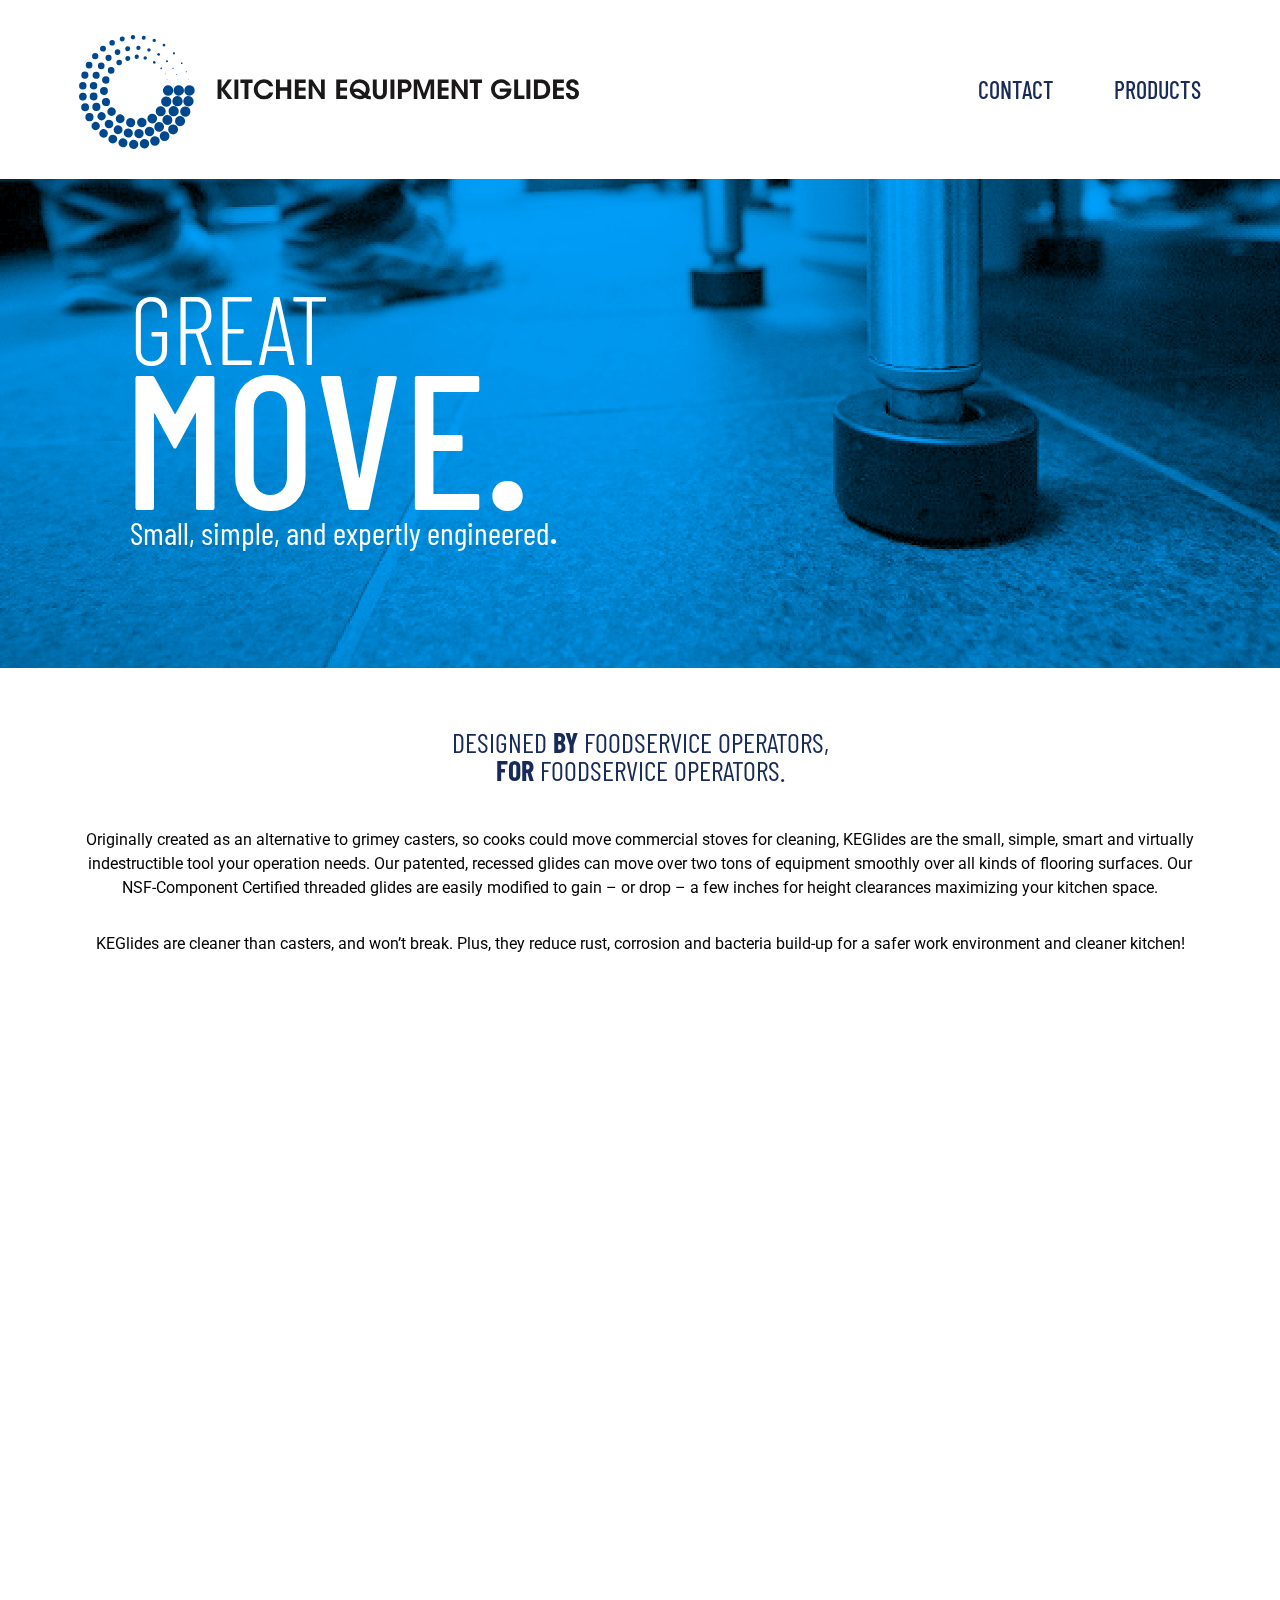
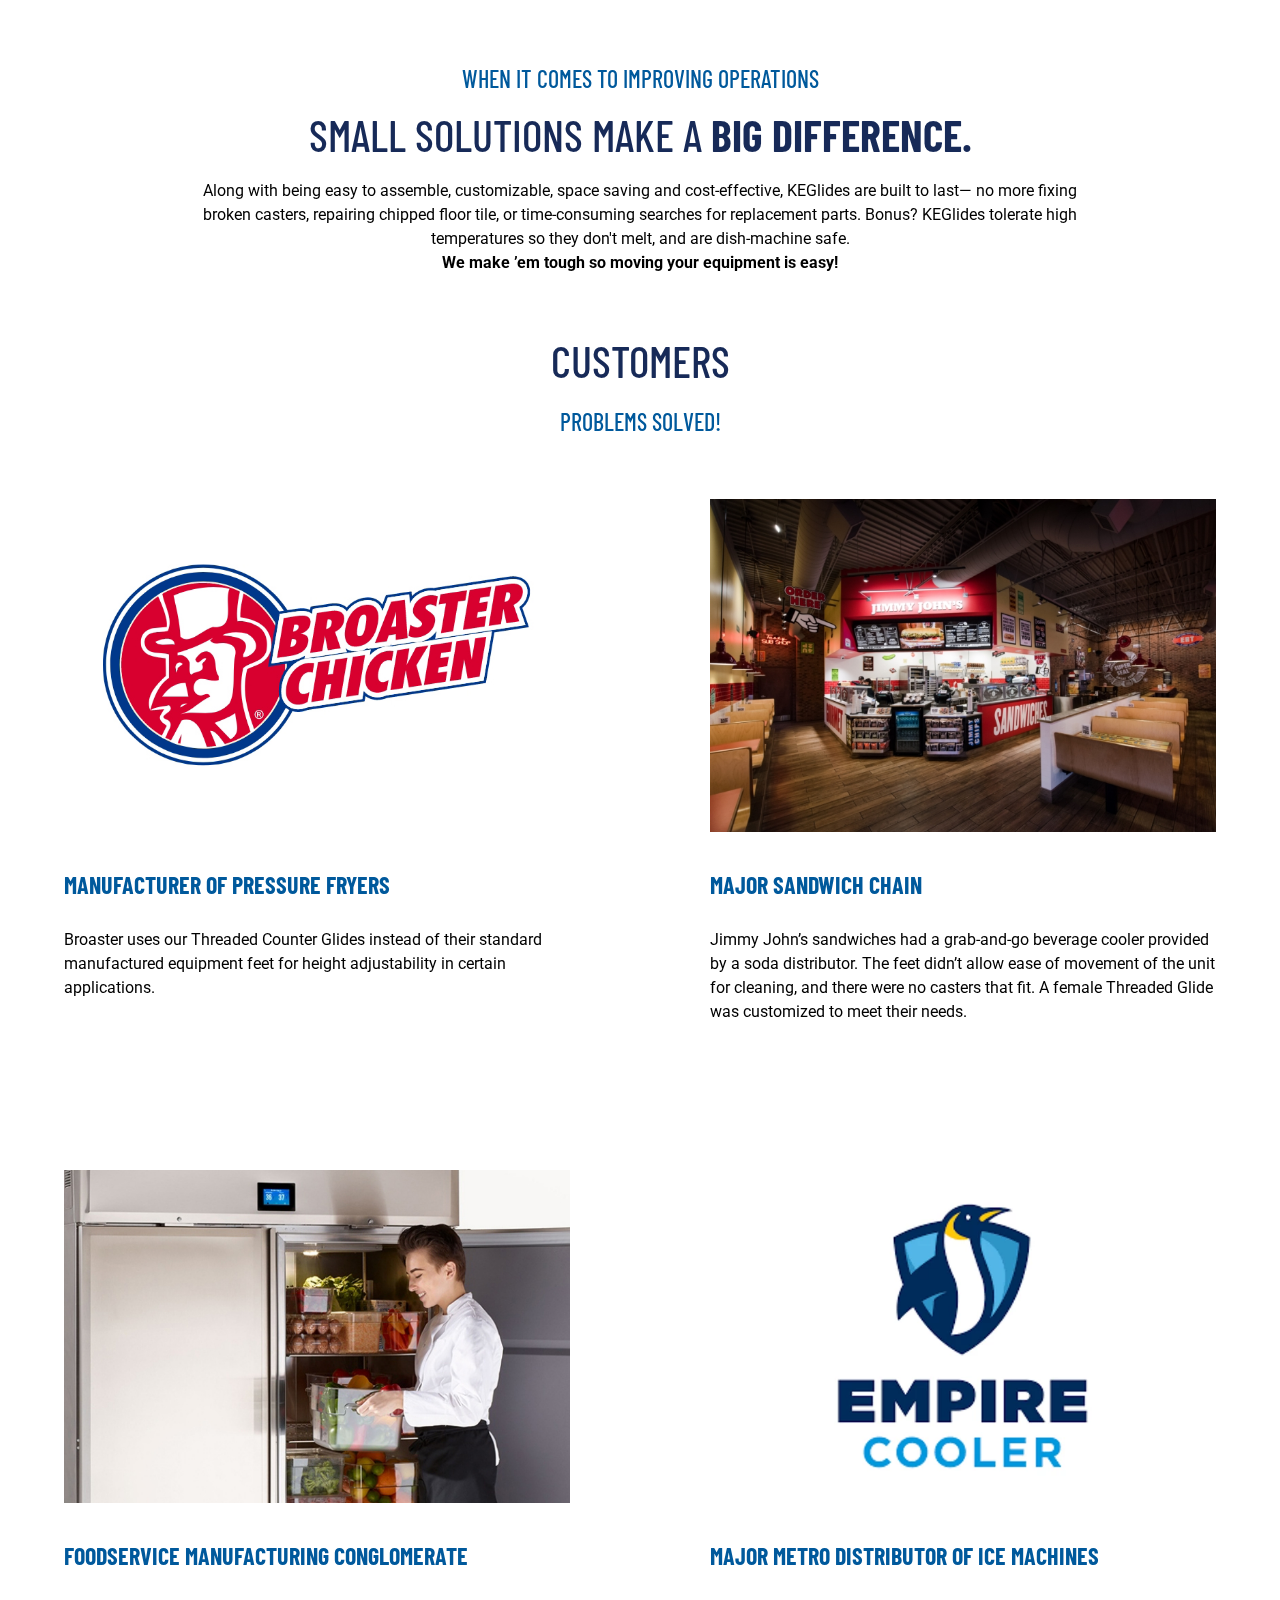
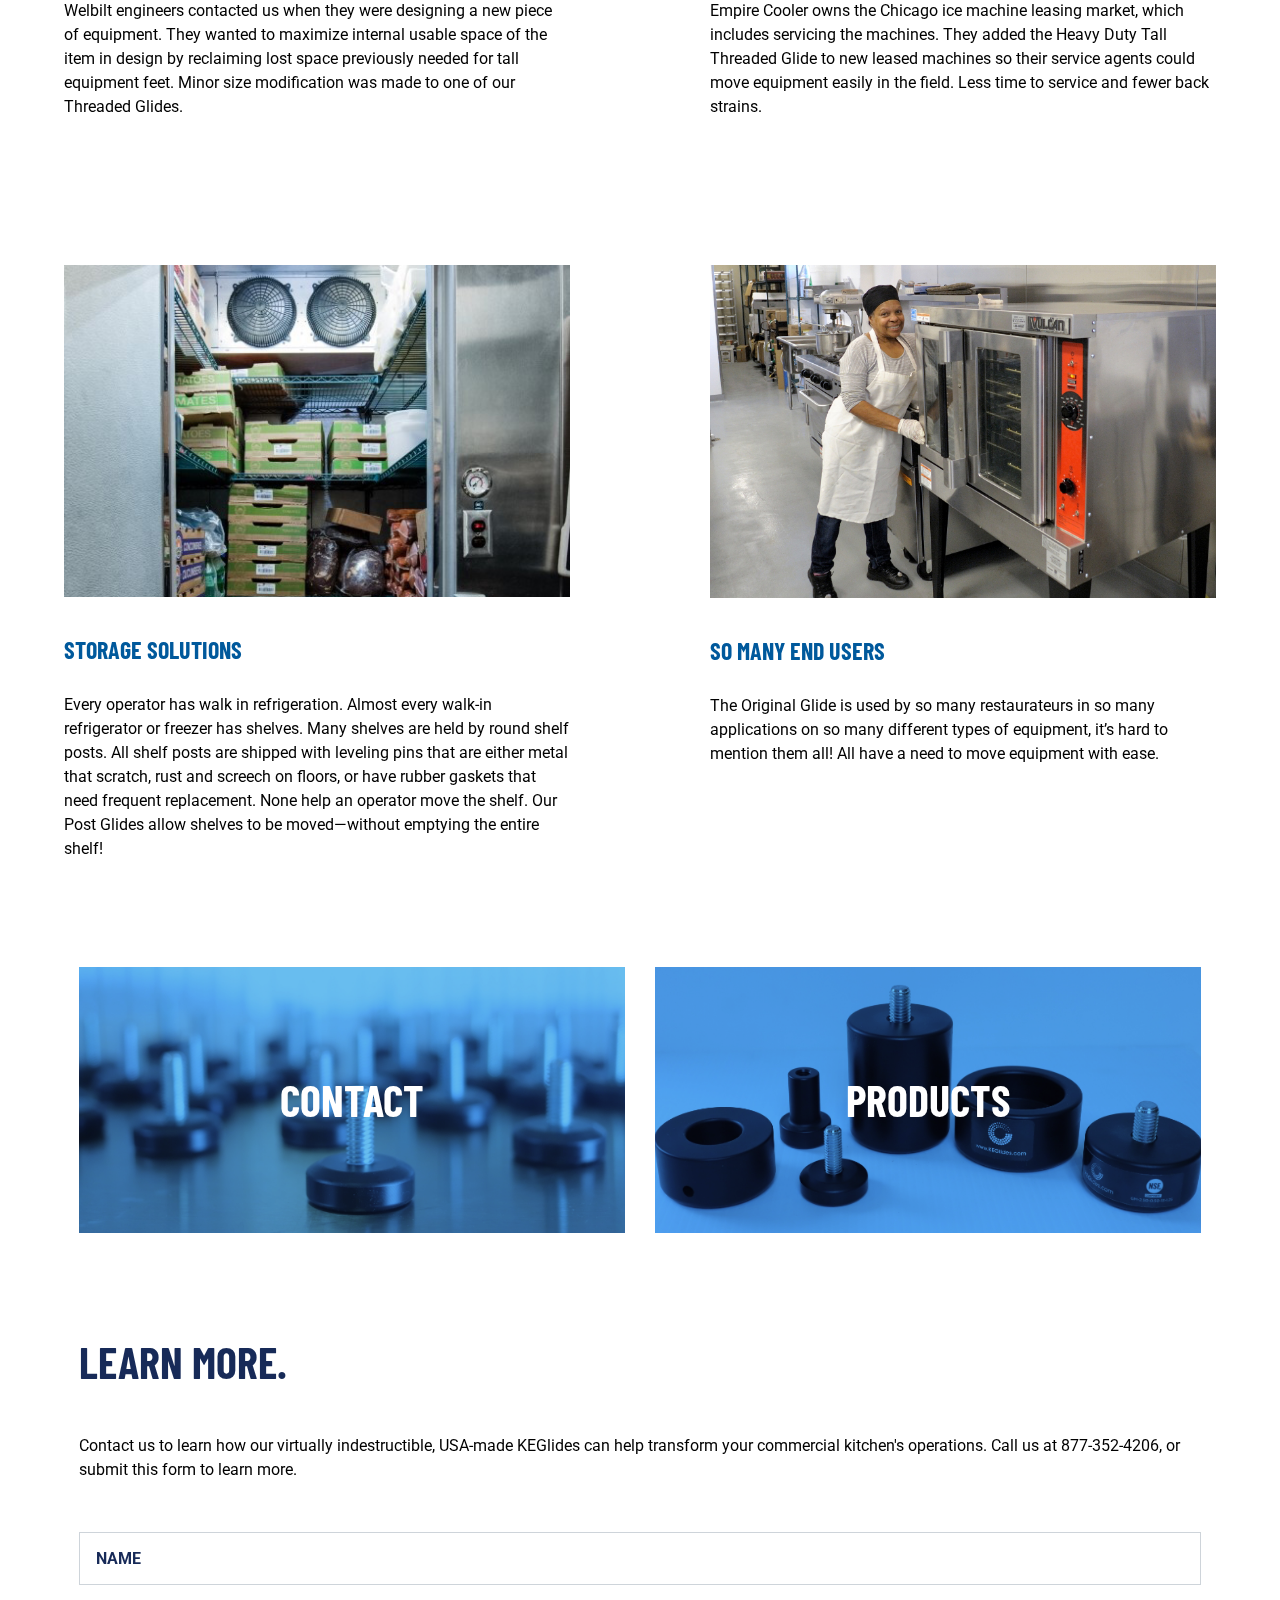
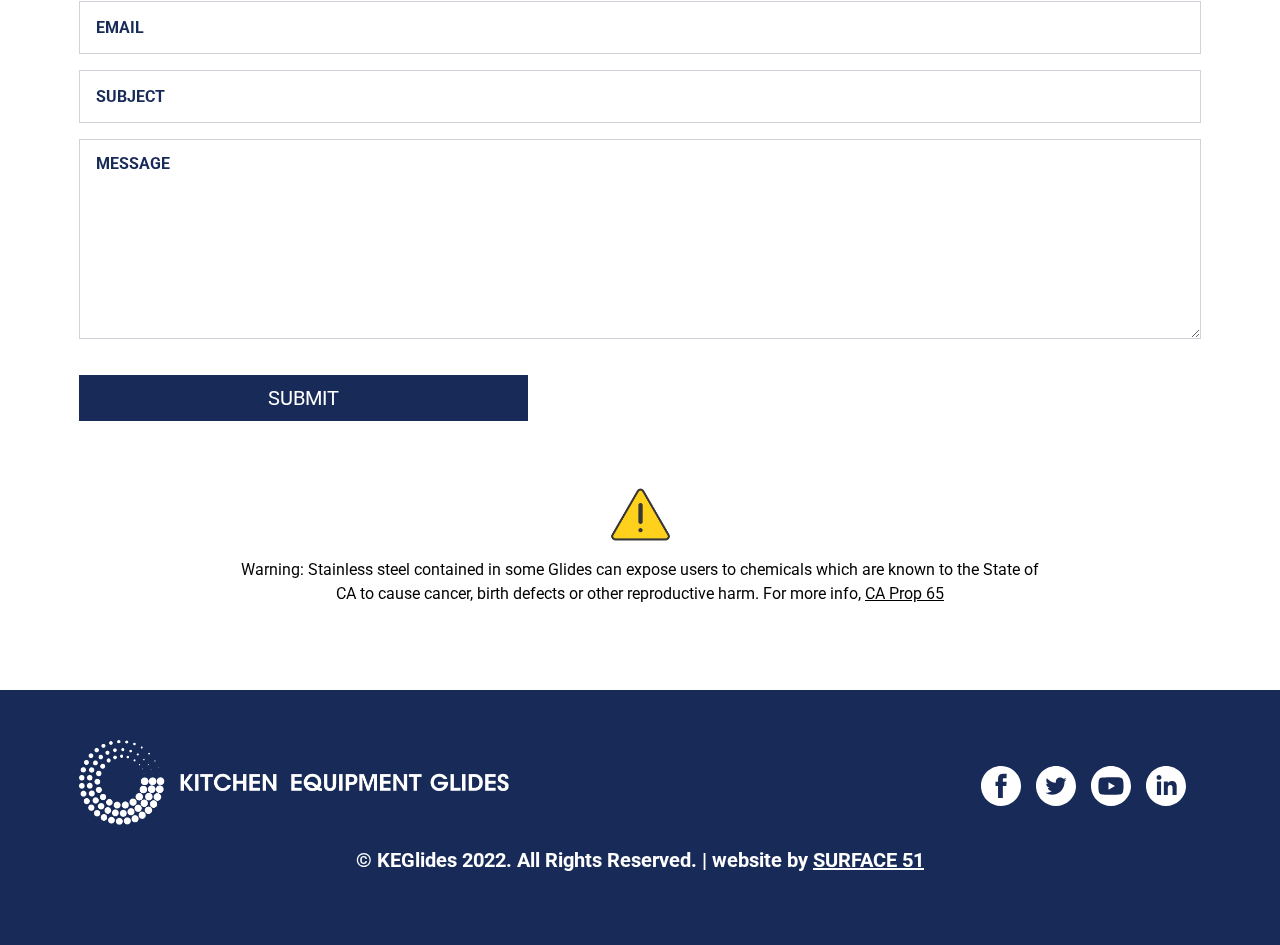
<file: index.html>
<!DOCTYPE html>
<html lang="en">

	<head>
		<meta charset="UTF-8">
		<meta http-equiv="X-UA-Compatible" content="IE=edge">
		<meta name="viewport" content="width=device-width, initial-scale=1.0">
		<title>KE Glides</title>
		<meta name="description" content="KE Glides">
		<link
		href="https://unpkg.com/aos@2.3.1/dist/aos.css" rel="stylesheet">

		<!-- <link rel="stylesheet" href="https://use.typekit.net/tod0suj.css"> -->
		<link rel="shortcut icon" href="favicon.png.webp" type="image/x-icon">
		<link rel="preconnect" href="https://fonts.googleapis.com">
		<link rel="preconnect" href="https://fonts.gstatic.com" crossorigin>
		<link href="https://fonts.googleapis.com/css2?family=Barlow+Condensed:ital,wght@0,100;0,200;0,300;0,400;0,500;0,600;0,700;0,800;0,900;1,300;1,400&family=Roboto:ital,wght@0,100;0,300;0,400;0,500;0,700;0,900;1,300&display=swap" rel="stylesheet">
		<link rel="stylesheet" href="css/bootstrap.min.css">
		<link rel="stylesheet" type="text/css" href="css/slick.css"/>
		<link rel="stylesheet" href="css/fonts.css">
		<link rel="stylesheet" type="text/css" href="css/slick-theme.css"/>
		<link rel="stylesheet" href="https://pro.fontawesome.com/releases/v5.10.0/css/all.css" integrity="sha384-AYmEC3Yw5cVb3ZcuHtOA93w35dYTsvhLPVnYs9eStHfGJvOvKxVfELGroGkvsg+p" crossorigin="anonymous"/>
		<link rel="stylesheet" href="https://cdnjs.cloudflare.com/ajax/libs/font-awesome/6.1.1/css/all.min.css">

		<link rel="stylesheet" href="css/style.css">

	</head>

	<body
		class="s51">
		<!-- HEADER HTML STARTS HERE -->
		<header>
			<div class="container">
				<nav>
					<div class="header_image">
						<a href="./index.html">
							<img src="./images/home/Group 610.svg" alt="logo"/>
						</a>
					</div>
					<div class="nav-mobile">
						<a id="nav-toggle" href="#!">
							<span></span>
						</a>
					</div>
					<ul class="nav-list">
						<li>
							<a href="./contact.html">Contact</a>
						</li>
						<li>
							<a href="./product.html">Products</a>
						</li>
					</ul>
					<div class="clear"></div>
				</nav>
			</div>
		</header>
		<!-- HEADER HTML ENDS HERE -->

		<!-- BANNER HTML STARTS HERE -->
		<section class="hero">
			<div class="banner">

				<!-- <div class="container"> -->
				<!-- <div class="hero-slider"> -->

					<div
					class="banner_text"> <!-- <div data-aos="fade-right" data-aos-duration="2000"> -->
					<h1>Great
					</h1>
					<h2>move<span class="period">.</span>
					</h2>
					<h5>Small, simple, and expertly engineered<span class="period">.</span>
					</h5>
				</div>
				<!-- </div> -->
			<!-- <div class="banner_text">
						                    <h1>Great </h1>
						                    <h2>move.</h2>
						                    <p>Small, simple, and expertly engineered.</p>
						                </div>
						                <div class="banner_text">
						                    <h1>Great</h1>
						                    <h2>move.</h2>
						                    <p>Small, simple, and expertly engineered.</p>
						                </div>
						                <div class="banner_text">
						                    <h1>Great</h1>
						                    <h2>move.</h2>
						                    <p>Small, simple, and expertly engineered.</p>
						                </div> -->
				<!-- </div> -->
				<!-- </div> -->
			</div>
		</section>
		<!-- BANNER HTML ENDS HERE -->

		<!-- FOODSERVICE HTML STARTS HERE -->
		<section class="food">
			<div class="container">
				<div class="foodservice">
					<h3>Designed
						<span>by</span>
						foodservice operators,<br>
						<span>for</span>
						foodservice operators.
					</h3>
					<p class="p1">Originally created as an alternative to grimey casters, so cooks could move commercial stoves
												                    for cleaning, KEGlides are the small, simple, smart and virtually indestructible tool your
												                    operation needs. Our patented, recessed glides can move over two tons of equipment smoothly over all
												                    kinds of flooring surfaces. Our NSF-Component Certified threaded glides are easily modified to gain
												                    – or drop – a few inches for height clearances maximizing your kitchen space.
					</p>
					<p class="p1">
						KEGlides are cleaner than casters, and won’t break. Plus, they reduce rust, corrosion and bacteria
												                    build-up for a safer work environment and cleaner kitchen!
					</p>
				</div>
				<div class="foodservie_image">
					<iframe src="https://player.vimeo.com/video/699606091?h=a2376229b8&title=0&byline=0&portrait=0&speed=0&badge=0&autopause=0&player_id=0&app_id=58479/embed" allow="autoplay; fullscreen; picture-in-picture" allowfullscreen frameborder="0"></iframe>
				</div>
				<!-- <div class="foodservie_image">
								                <iframe src="https://player.vimeo.com/video/699606091?h=a2376229b8&title=0&byline=0&portrait=0&speed=0&badge=0&autopause=0&player_id=0&app_id=58479/embed" allow="autoplay; fullscreen; picture-in-picture" allowfullscreen frameborder="0"></iframe>
								            </div> -->
				<div class="performance">
					<h4>When it comes to Improving Operations</h4>
					<h2>small solutions make a
						<span>big difference.</span>
					</h2>
					<p class="p1">Along with being easy to assemble, customizable, space saving and cost-effective, KEGlides are
												                    built to last— no more fixing broken casters, repairing chipped floor tile, or time-consuming
												                    searches for replacement parts. Bonus? KEGlides tolerate high temperatures so
												                    they don't melt, and are dish-machine safe.
					</p>
					<p class="performance_text">We make ’em tough so moving your equipment is easy!</p>
				</div>
			</div>
		</section>
		<!-- FOODSERVICE HTML ENDS HERE -->

		<!-- CUSTOMERS HTML STARTS HERE -->
		<section class="customer">
			<div class="container">
				<div class="customer_text">
					<h2>Customers</h2>
					<h4>Problems solved!</h44>
				</div>

				<div class="row">
					<div class="cusotmers-wrapper col-lg-6 col-md-6 col-sm-6">
						<div class="customer_image list_images1">
							<img src="images/home/Broasterchicken.jpg" alt="chicken">
						</div>
						<div class="customer_list_text">
							<h4>Manufacturer of pressure fryers</h4>
							<p class="p1">Broaster uses our Threaded Counter Glides instead of their standard manufactured equipment feet for height adjustability in certain applications.</p>
						</div>
					</div>
					<div class="cusotmers-wrapper2 col-lg-6 col-md-6 col-sm-6">
						<div class="customer_image list_images2"><img src="images/home/sandwichchain.jpg" alt="#"></div>
						<div class="customer_list_text">
							<h4>Major sandwich chain</h4>
							<p class="p1">Jimmy John’s sandwiches had a grab-and-go beverage cooler provided by a soda distributor. The
																                            feet didn’t allow ease of movement of the unit for cleaning, and there were no casters that
																                            fit. A female Threaded Glide was customized to meet their needs.</p>
						</div>
					</div>

					<div class="cusotmers-wrapper col-lg-6 col-md-6 col-sm-6">
						<div class="customer_image list_images3"><img src="images/home/Foodservice.jpg" alt="Foodservice">
						</div>
						<div class="customer_list_text">
							<h4>Foodservice Manufacturing Conglomerate</h4>
							<p class="p1">Welbilt engineers contacted us when they were designing a new piece of equipment. They
																                            wanted to maximize internal usable space of the item in design by reclaiming lost space
																                            previously needed for tall equipment feet. Minor size modification was made to one of our Threaded Glides.</p>
						</div>
					</div>
					<div class="cusotmers-wrapper2 col-lg-6 col-md-6 col-sm-6">
						<div class="customer_image list_images4"><img src="images/home/EmpireCooler.png.webp" alt="Empire"></div>
						<div class="customer_list_text">
							<h4>Major Metro Distributor
																                            of Ice Machines</h4>
							<p class="p1">Empire Cooler owns the Chicago ice machine leasing market, which includes servicing the
																                            machines. They added the Heavy Duty Tall Threaded Glide to new leased machines so their service agents could move equipment easily in the field. Less time to service
																                            and fewer back strains.</p>
						</div>
					</div>

					<div class="cusotmers-wrapper col-lg-6 col-md-6 col-sm-6">
						<div class="customer_image list_images5"><img src="images/home/Walkinracking.jpg" alt="storage">
						</div>
						<div class="customer_list_text">
							<h4>Storage Solutions</h4>
							<p class="p1">Every operator has walk in refrigeration. Almost every walk-in refrigerator or freezer has
																                            shelves. Many shelves are held by round shelf posts. All shelf posts are shipped with
																                            leveling pins that are either metal that scratch, rust and screech on floors, or have rubber
																                            gaskets that need frequent replacement. None help an operator move the shelf. Our Post
																                            Glides allow shelves to be moved—without emptying the entire shelf!</p>
						</div>
					</div>
					<div class="cusotmers-wrapper2 col-lg-6 col-md-6 col-sm-6">
						<div class="customer_image list_images6"><img src="images/home/LamdaChi.jpg" alt="users"></div>
						<div class="customer_list_text">
							<h4>So Many End Users
							</h4>
							<p class="p1">The Original Glide is used by so many restaurateurs in so many applications on so many
																                            different types of equipment, it’s hard to mention them all! All have a need to move equipment with ease.</p>
						</div>
					</div>


				</div>

			</div>
		</section>
		<!-- CUSTOMERS HTML ENDS HERE -->

		<!-- PRODUCT CONTACT HTML -->
		<section class="nextpages">
			<div class="container">
				<div class="row">
					<div class="col-lg-6 col-md-6 col-sm-6">
						<a href="./contact.html">
							<div class="contact_image">
								<h2>CONTACT
								</h2>
							</a>
						</div>

					</div>
					<div class="col-lg-6 col-md-6 col-sm-6">
						<a href="./product.html">
							<div class="product_image">
								<h2>
									PRODUCTS
								</h2>
							</div>
						</a>
					</div>
				</div>
			</div>
		</section>
		<!-- PRODUCT CONTACT HTML ENDS -->

		<!-- CONTACT FORM HTML -->
		<section class="contact_form">
			<div class="container">
				<form action="https://formkeep.com/f/6dd898598798" accept-charset="UTF-8" enctype="multipart/form-data" method="POST">
					<input type="hidden" name="accessKey" value="b128ce4a-c957-421a-8355-547e2fa814a7">
					<div class="contact_form_text">
						<h2>Learn more.</h2>
						<p class="p2">Contact us to learn how our virtually indestructible, USA-made KEGlides can help transform your commercial kitchen's operations. Call us at <a href="tel:+877-352-4206">877-352-4206</a>, or submit this form to learn more.</p>
					</div>
					<div class="contact_forms">
						<div
							class="mb-3">
							<!-- <label for="exampleFormControlInput1" class="form-label">Name</label> -->
							<input type="text" name="name" class="form-control" placeholder="Name">
						</div>

						<div
							class="mb-3">
							<!-- <label for="exampleFormControlInput1" class="form-label">Email</label> -->
							<input type="email" name="email" class="form-control" placeholder="Email">
						</div>
						<div
							class="mb-3">
							<!-- <label for="exampleFormControlInput1" class="form-label">Subject</label> -->
							<input type="text" name="subject" class="form-control" placeholder="Subject">
						</div>
						<div
							class="mb-3">
							<!-- <label for="exampleFormControlTextarea1" class="form-label">Message</label> -->
							<textarea name="message" class="form-control" id="exampleFormControlTextarea1" rows="3" placeholder="Message"></textarea>
						</div>
						<input type="text" name="subscribe_6dd898598798_39473" style="display: none;">
						<button type="submit" class="btn btn-primary">Submit</button>
					</div>
				</form>
			</div>
		</section>
		<!-- CONTACT FROM HTML ENDS -->
		<!-- WARNING HTML -->
		<section class="warning">
			<div class="container">
				<div class="warning_image">
					<img src="images/home/attention.png.webp" alt="warning">
				</div>
				<div class="warning_text">
					<p class="p3">Warning: Stainless steel contained in some Glides can expose users to chemicals which are known to
												                    the State of CA to cause cancer,
												                    birth defects or other reproductive harm. For more info,
						<a href="https://www.p65warnings.ca.gov/chemicals">CA Prop 65</a>
					</p>
				</div>
			</div>
		</section>


		<!-- WARNING HTML ENDS -->

		<footer>
			<div class="container">
				<div class="footer_content">
					<div class="logo">
						<a href="#"><img src="images/home/footerlogo.png.webp" alt="logo"></a>
					</div>
					<div class="icons">
						<ul>
							<li><a href="https://www.facebook.com/KEGlides/"><img src="./images/home/Facebook.svg" alt="facebook"></a></li>
							<li><a href="https://twitter.com/KEGlides"><img src="./images/home/Twitter.svg" alt="twitter"></a></li>
							<li><a href="https://www.youtube.com/channel/UCzRx4fCVhTJu3enFdUQH9lw"><img src="./images/home/YouTube.svg" alt="Youtube"></a></li>
							<li><a href="https://www.linkedin.com/company/kecdesign/"><img src="./images/home/LinkedIn.svg" alt="LinkedIn"></a></li>
						</ul>
					</div>
				</div>
				<div class="copyright">
					<p>© KEGlides 2022. All Rights Reserved. | website by
						<a href="https://surface51.com">
							SURFACE 51
						</a>
					</p>
				</div>
			</div>
		</footer>

		<script src="js/Jquery.js"></script>
		<script src="https://code.jquery.com/jquery-3.6.0.js" integrity="sha256-H+K7U5CnXl1h5ywQfKtSj8PCmoN9aaq30gDh27Xc0jk=" crossorigin="anonymous"></script>
		<script src="js/bootstrap.min.js"></script>
		<script type="text/javascript" src="js/slick.min.js"></script>
		<script type="text/javascript" src="js/main.js"></script>
		<script src="https://unpkg.com/aos@2.3.1/dist/aos.js"></script>
		<script>
			AOS.init();
		</script>

		<!-- <script>
				    function myFunction() {
				      var x = document.getElementById("navbar-nav");
				      if (x.style.display === "block") {
				        x.style.display = "none";
				      } else {
				        x.style.display = "block";
				      }
				    }
				    </script> -->
	</body>

</html>
</file>
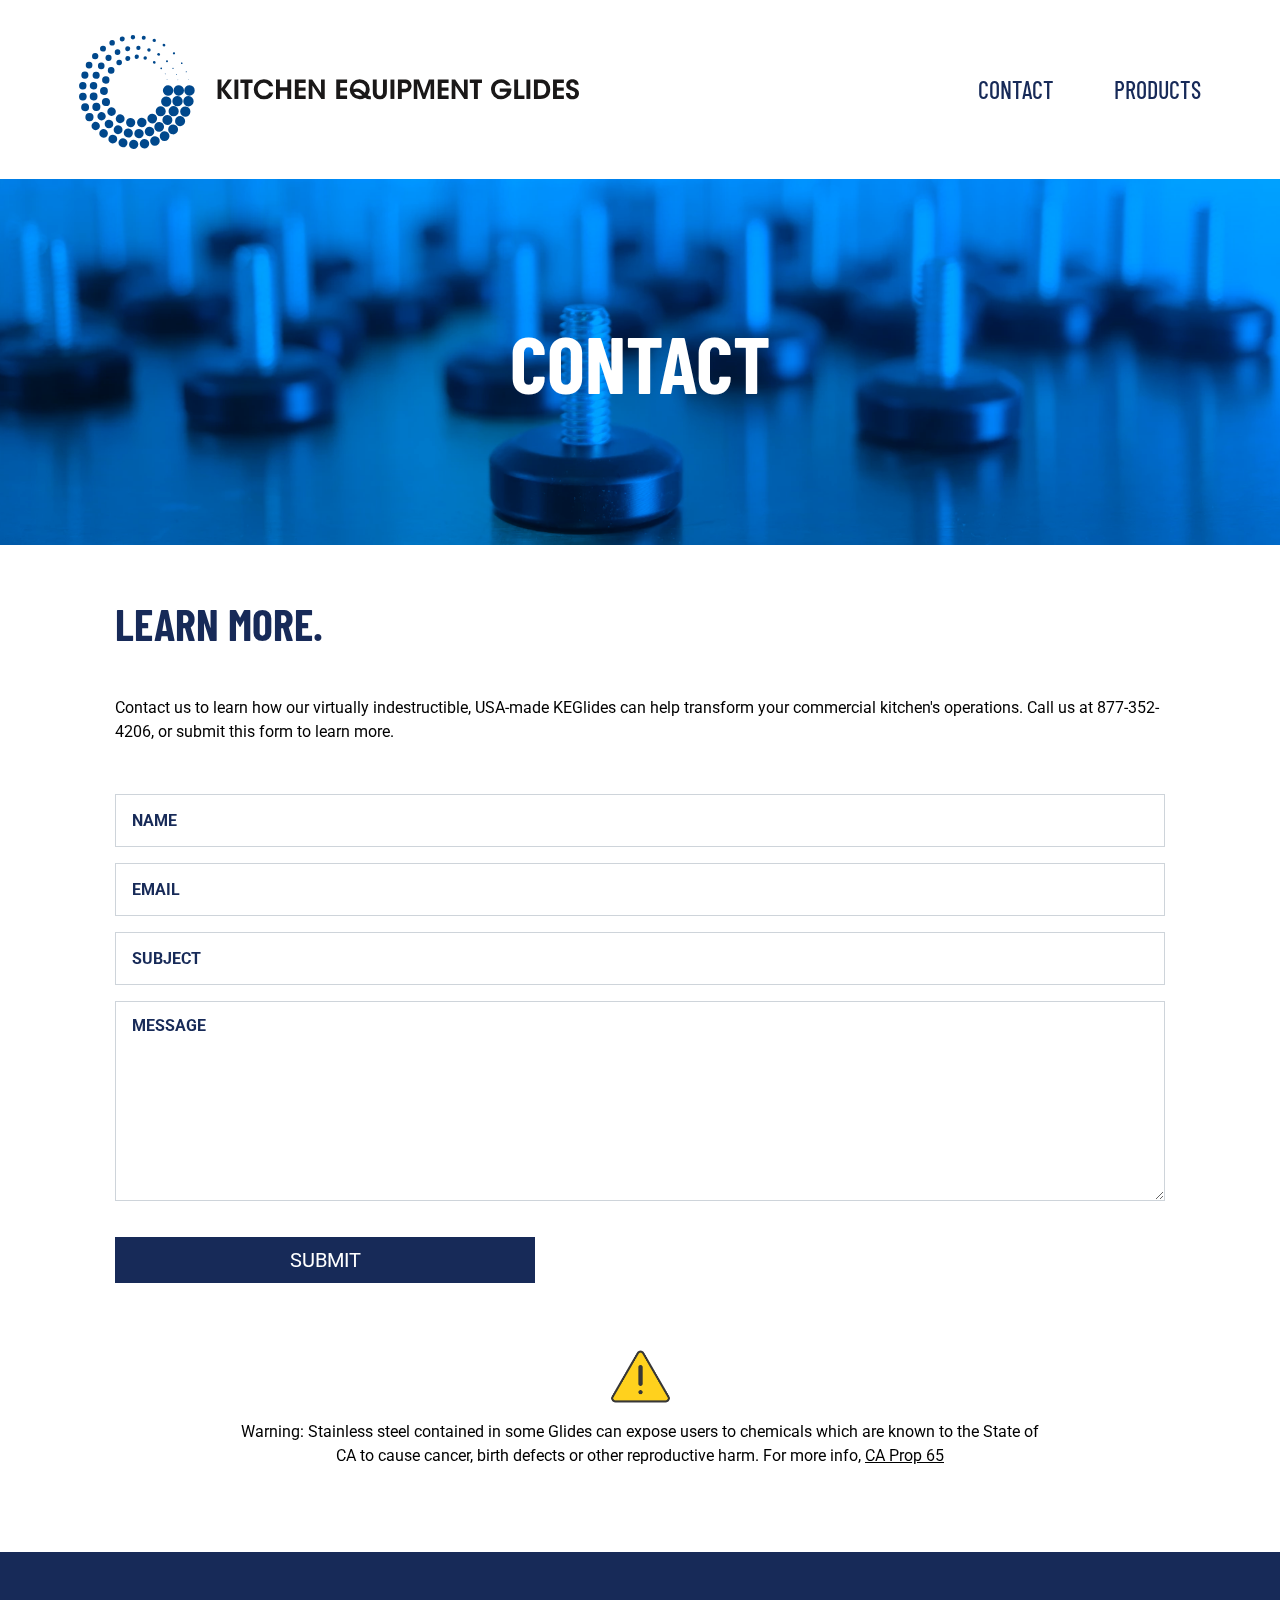
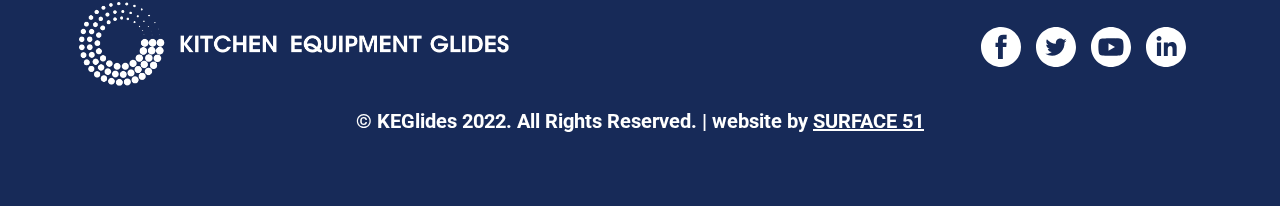
<file: contact.html>
<!DOCTYPE html>
<html lang="en">

	<head>
		<meta charset="UTF-8">
		<meta http-equiv="X-UA-Compatible" content="IE=edge">
		<meta name="viewport" content="width=device-width, initial-scale=1.0">
		<title>Contact</title>
		<meta name="description" content="KE Glides">
		<link rel="preconnect" href="https://fonts.googleapis.com">
		<link rel="preconnect" href="https://fonts.gstatic.com" crossorigin>
		<link href="https://fonts.googleapis.com/css2?family=Barlow+Condensed:ital,wght@0,100;0,200;0,300;0,400;0,500;0,600;0,700;0,800;0,900;1,300;1,400&family=Roboto:ital,wght@0,100;0,300;0,400;0,500;0,700;0,900;1,300&display=swap" rel="stylesheet">
		<link rel="stylesheet" href="css/bootstrap.min.css">
		<link rel="stylesheet" type="text/css" href="css/slick.css"/>
		<link rel="stylesheet" href="css/fonts.css">
		<link rel="stylesheet" type="text/css" href="css/slick-theme.css"/>
		<link rel="stylesheet" href="https://pro.fontawesome.com/releases/v5.10.0/css/all.css" integrity="sha384-AYmEC3Yw5cVb3ZcuHtOA93w35dYTsvhLPVnYs9eStHfGJvOvKxVfELGroGkvsg+p" crossorigin="anonymous"/>
		<link rel="stylesheet" href="https://cdnjs.cloudflare.com/ajax/libs/font-awesome/6.1.1/css/all.min.css">
		<link rel="stylesheet" href="css/style.css">
		<link rel="stylesheet" href="css/contact.css">

	</head>

	<body
		class="s51">
		<!-- HEADER HTML STARTS HERE -->
		<header>
			<div class="container">
				<nav>
					<div class="header_image">
						<a href="./index.html">
							<img src="./images/home/Group 610.svg" alt="logo"/>
						</a>
					</div>
					<div class="nav-mobile">
						<a id="nav-toggle" href="#!">
							<span></span>
						</a>
					</div>
					<ul class="nav-list">
						<li>
							<a href="./contact.html">Contact</a>
						</li>
						<li>
							<a href="./product.html">Products</a>
						</li>
					</ul>
					<div class="clear"></div>
				</nav>
			</div>
		</header>
		<!-- HEADER HTML ENDS HERE -->


		<!-- Banner HTML -->
		<section class="contact">
			<div class="contact_text">
				<h1>Contact</h1>
			</div>

		</section>


		<!-- BANNER ENDS -->

		<!-- CONTACT FORM HTML -->
		<section class="contact_form contact-page">
			<div class="container">
				<form action="https://formkeep.com/f/6dd898598798" accept-charset="UTF-8" enctype="multipart/form-data" method="POST">
					<input type="hidden" name="accessKey" value="b128ce4a-c957-421a-8355-547e2fa814a7">
					<div class="contact_form_text">
						<h2>Learn more.</h2>
						<p class="p2">Contact us to learn how our virtually indestructible, USA-made KEGlides can help transform your commercial kitchen's operations. Call us at <a href="tel:+877-352-4206">877-352-4206</a>, or submit this form to learn more.</p>
					</div>
					<div class="contact_forms">
						<div
							class="mb-3">
							<!-- <label for="exampleFormControlInput1" class="form-label">Name</label> -->
							<input type="text" name="name" class="form-control" placeholder="Name">
						</div>

						<div
							class="mb-3">
							<!-- <label for="exampleFormControlInput1" class="form-label">Email</label> -->
							<input type="email" name="email" class="form-control" placeholder="Email">
						</div>
						<div
							class="mb-3">
							<!-- <label for="exampleFormControlInput1" class="form-label">Subject</label> -->
							<input type="text" name="subject" class="form-control" placeholder="Subject">
						</div>
						<div
							class="mb-3">
							<!-- <label for="exampleFormControlTextarea1" class="form-label">Message</label> -->
							<textarea name="message" class="form-control" id="exampleFormControlTextarea1" rows="3" placeholder="Message"></textarea>
						</div>
						<input type="text" name="subscribe_6dd898598798_39473" style="display: none;">
						<button type="submit" class="btn btn-primary">Submit</button>
					</div>
				</form>
			</div>
		</section>
		<!-- CONTACT FROM HTML ENDS -->
		<!-- WARNING HTML -->
		<section class="warning">
			<div class="container">
				<div class="warning_image">
					<img src="images/home/attention.png.webp" alt="warning">
				</div>
				<div class="warning_text">
					<p class="p3">Warning: Stainless steel contained in some Glides can expose users to chemicals which are known to
																														                    the State of CA to cause cancer,
																														                    birth defects or other reproductive harm. For more info,
						<a href="https://www.p65warnings.ca.gov/chemicals">CA Prop 65</a>
					</p>
				</div>
			</div>
		</section>


		<!-- WARNING HTML ENDS -->

		<footer>
			<div class="container">
				<div class="footer_content">
					<div class="logo">
						<a href="#"><img src="images/home/footerlogo.png.webp" alt="logo"></a>
					</div>
					<div class="icons">
						<ul>
							<li><a href="https://www.facebook.com/KEGlides/"><img src="./images/home/Facebook.svg" alt="facebook"></a></li>
							<li><a href="https://twitter.com/KEGlides"><img src="./images/home/Twitter.svg" alt="twitter"></a></li>
							<li><a href="https://www.youtube.com/channel/UCzRx4fCVhTJu3enFdUQH9lw"><img src="./images/home/YouTube.svg" alt="Youtube"></a></li>
							<li><a href="https://www.linkedin.com/company/kecdesign/"><img src="./images/home/LinkedIn.svg" alt="LinkedIn"></a></li>
						</ul>
					</div>
				</div>
				<div class="copyright">
					<p>© KEGlides 2022. All Rights Reserved. | website by
						<a href="https://surface51.com">
							SURFACE 51</a>
					</p>
				</div>
			</div>
		</footer>

		<script src="js/Jquery.js"></script>
		<script src="js/bootstrap.min.js"></script>
		<script type="text/javascript" src="js/slick.min.js"></script>
		<script type="text/javascript" src="js/main.js"></script>
	</body>

</html>
</file>
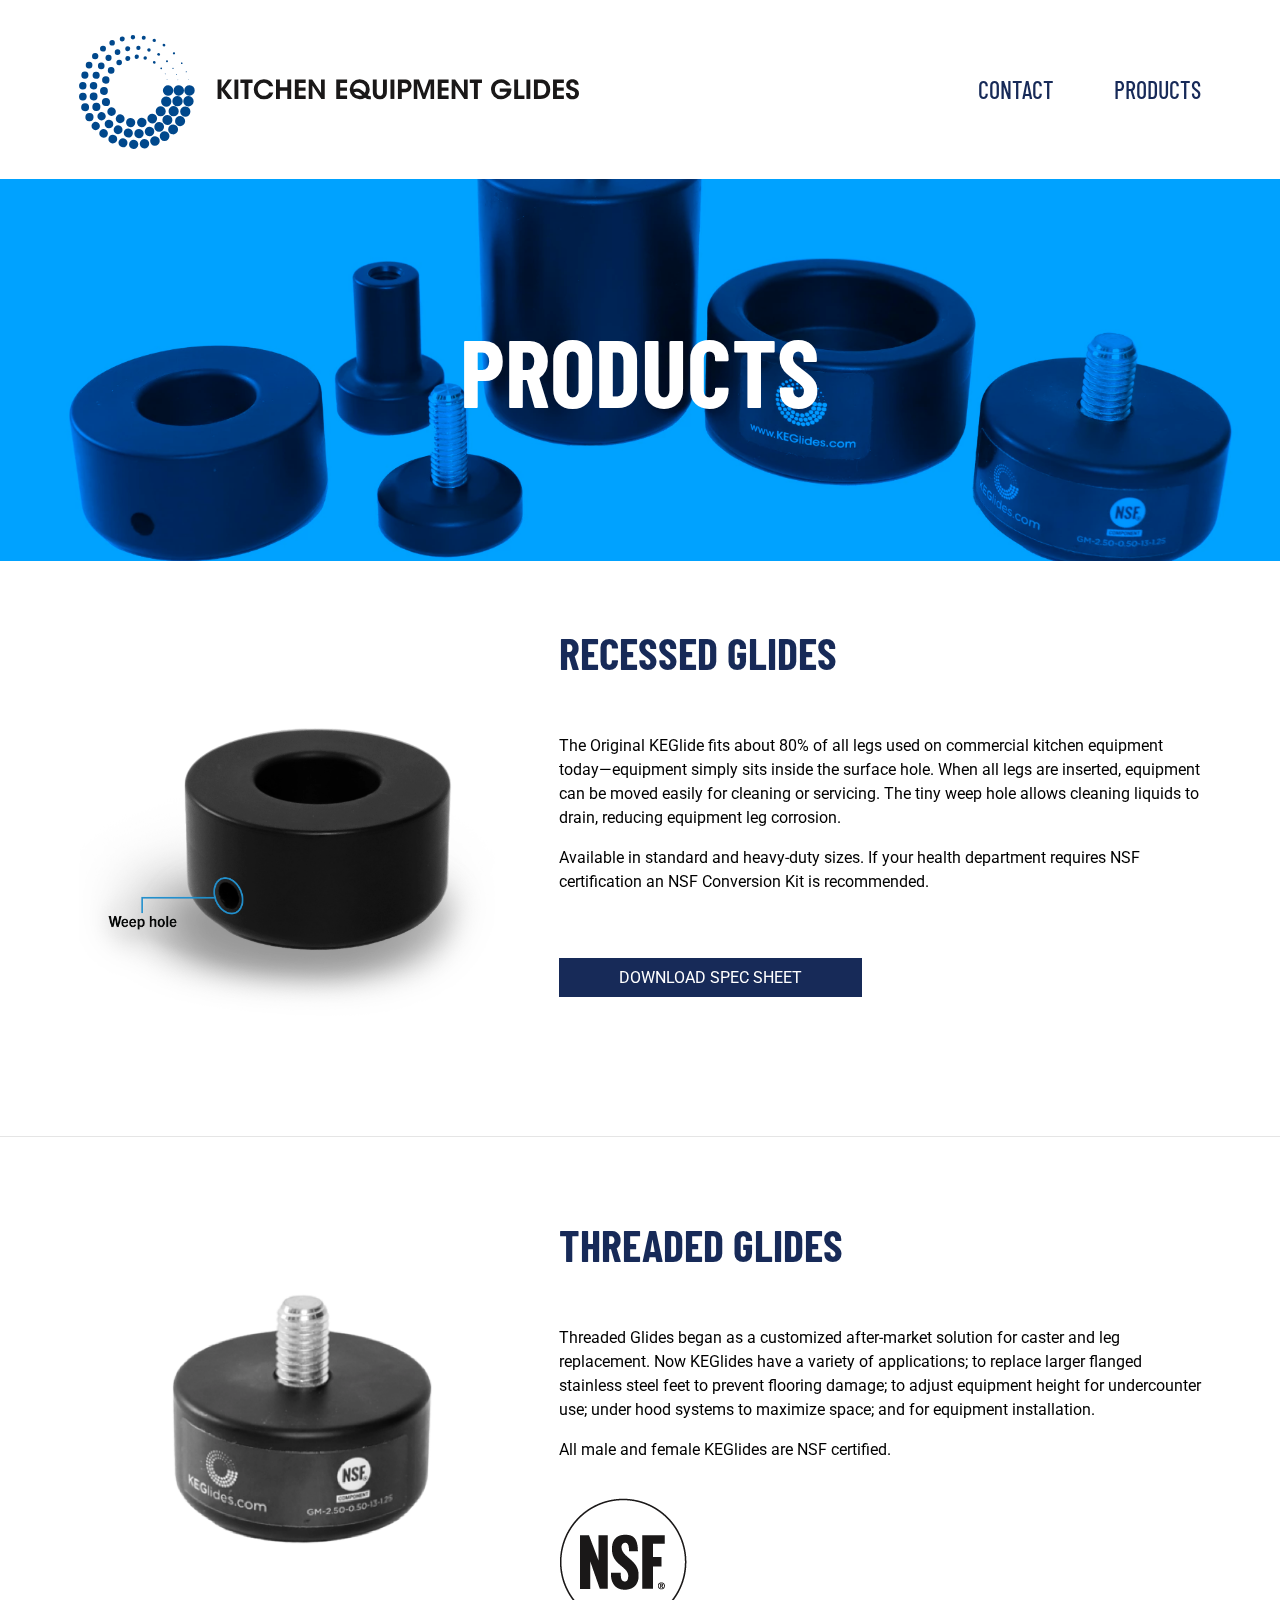
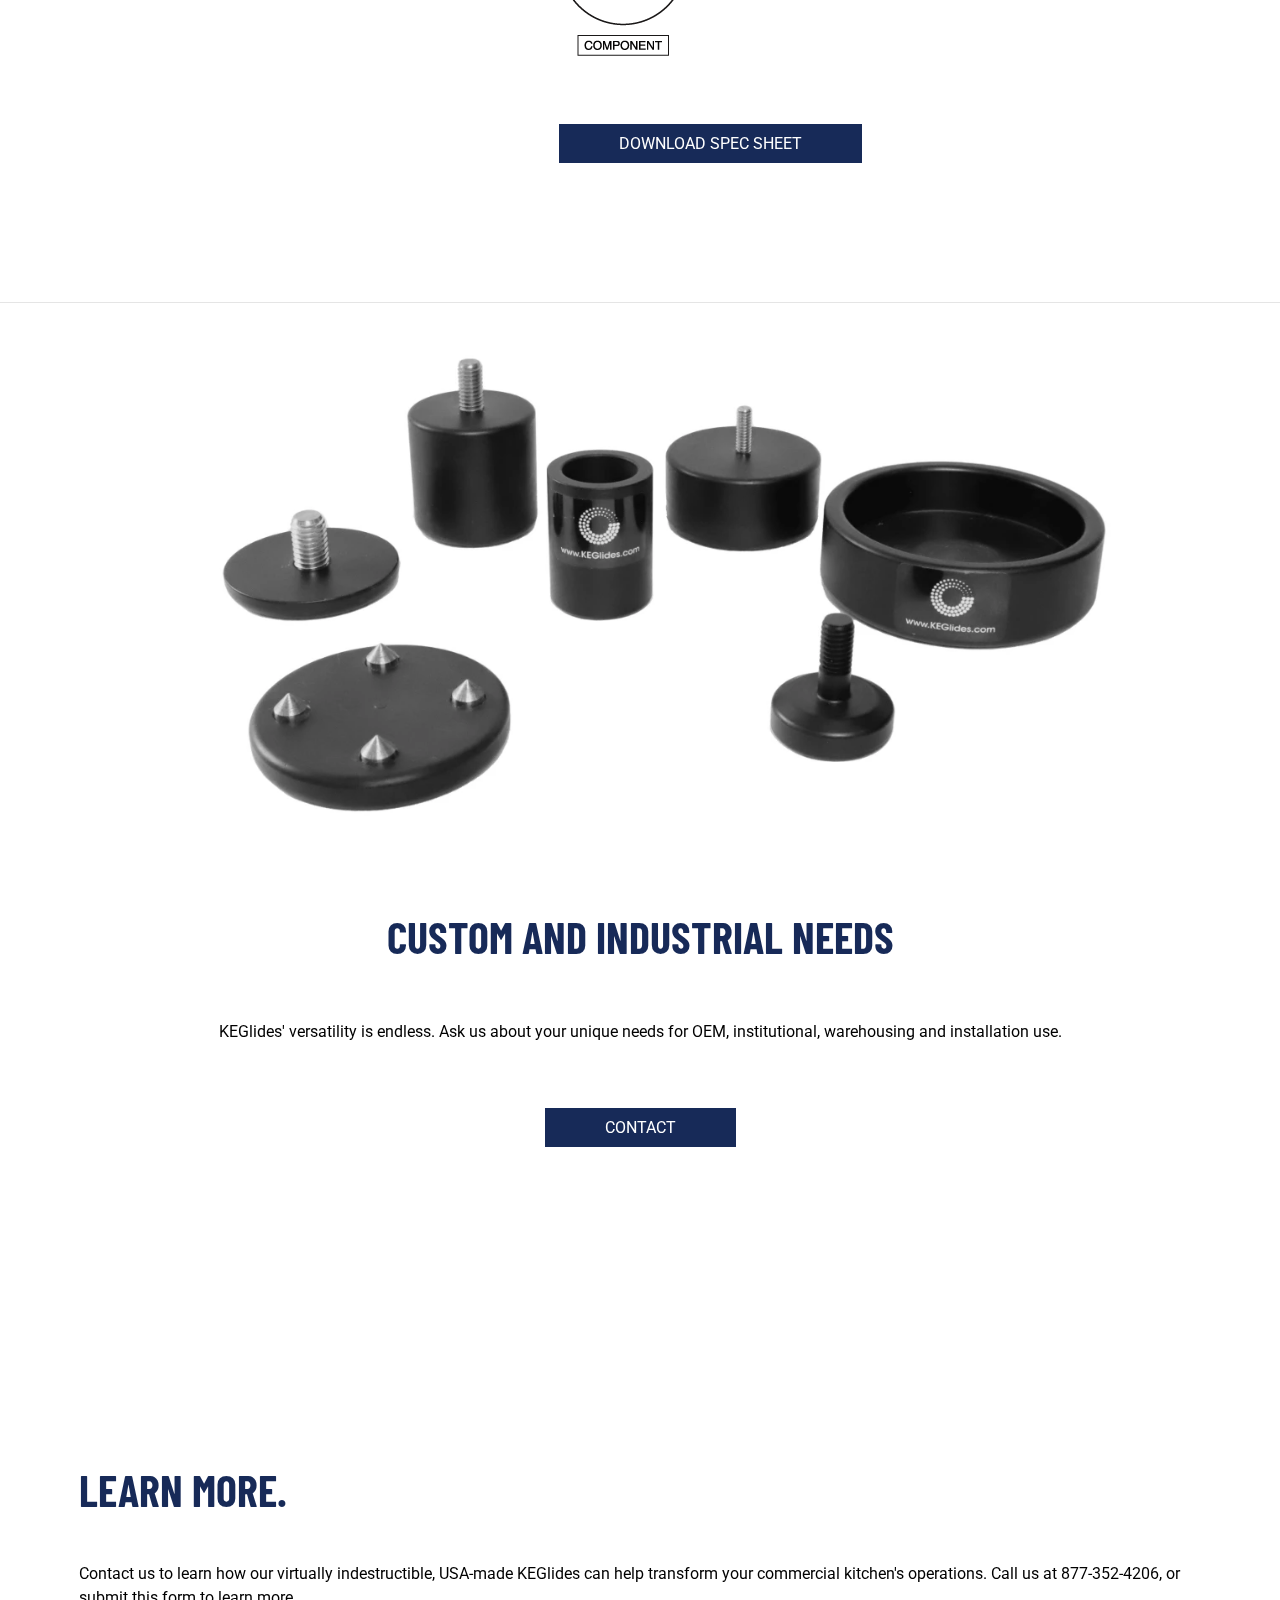
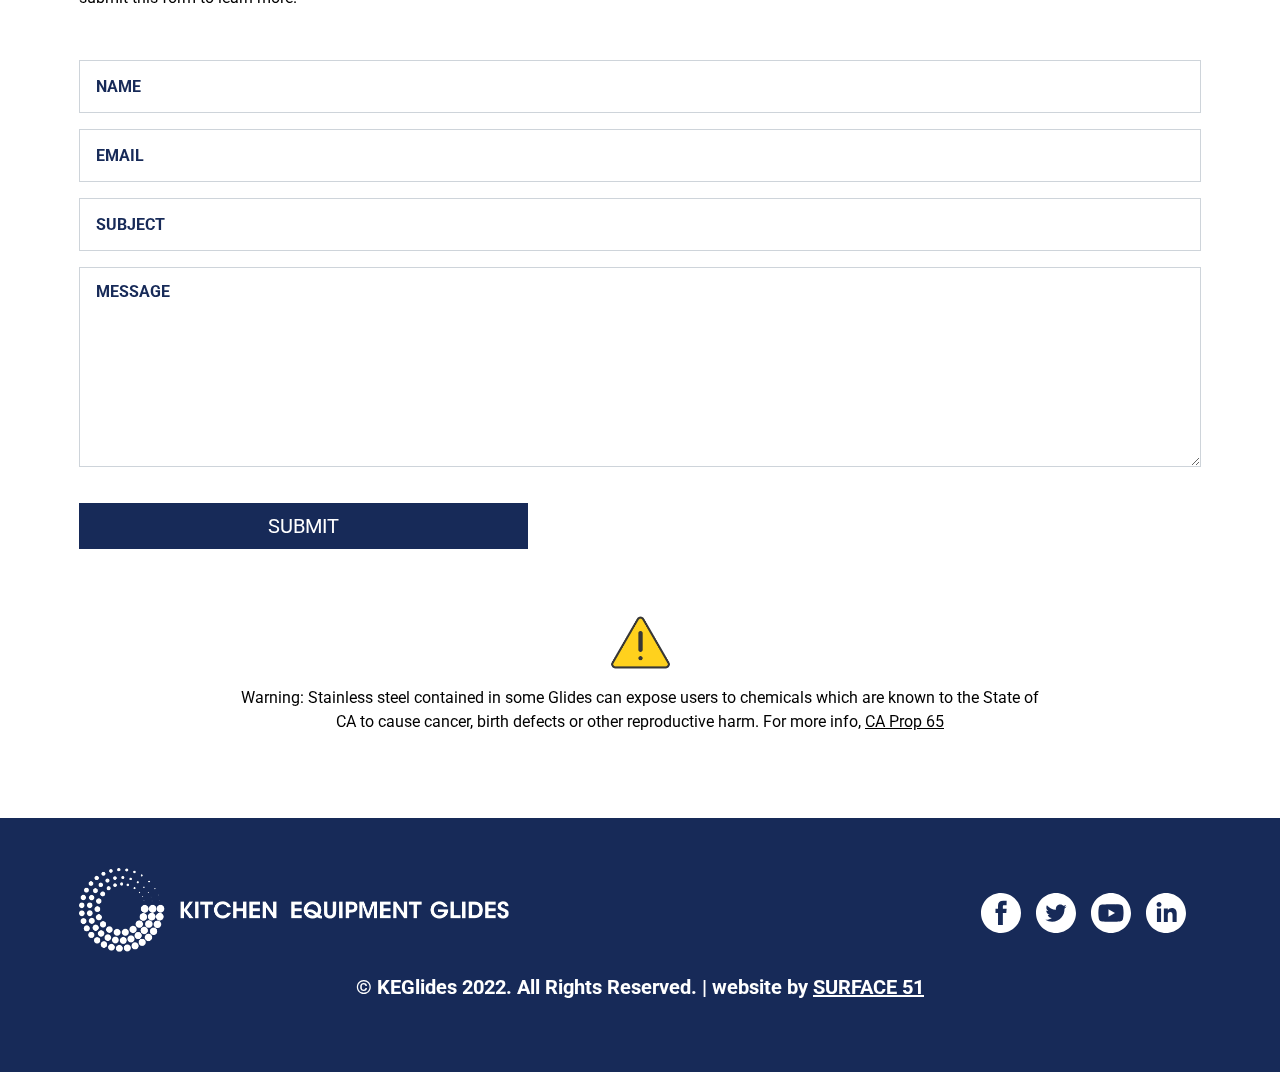
<file: product.html>
<!DOCTYPE html>
<html lang="en">

	<head>
		<meta charset="UTF-8">
		<meta http-equiv="X-UA-Compatible" content="IE=edge">
		<meta name="viewport" content="width=device-width, initial-scale=1.0">
		<title>Product</title>
		<meta name="description" content="KE Glides">
		<link rel="preconnect" href="https://fonts.googleapis.com">
		<link rel="preconnect" href="https://fonts.gstatic.com" crossorigin>
		<link href="https://fonts.googleapis.com/css2?family=Barlow+Condensed:ital,wght@0,100;0,200;0,300;0,400;0,500;0,600;0,700;0,800;0,900;1,300;1,400&family=Roboto:ital,wght@0,100;0,300;0,400;0,500;0,700;0,900;1,300&display=swap" rel="stylesheet">
		<link rel="stylesheet" href="css/bootstrap.min.css">
		<link rel="stylesheet" type="text/css" href="css/slick.css"/>
		<link rel="stylesheet" href="css/fonts.css">
		<link rel="stylesheet" type="text/css" href="css/slick-theme.css"/>
		<link rel="stylesheet" href="https://pro.fontawesome.com/releases/v5.10.0/css/all.css" integrity="sha384-AYmEC3Yw5cVb3ZcuHtOA93w35dYTsvhLPVnYs9eStHfGJvOvKxVfELGroGkvsg+p" crossorigin="anonymous"/>
		<link rel="stylesheet" href="https://cdnjs.cloudflare.com/ajax/libs/font-awesome/6.1.1/css/all.min.css">
		<link rel="stylesheet" href="css/style.css">
		<link rel="stylesheet" href="css/contact.css">
		<link rel="stylesheet" href="./css/product.css">

	</head>

	<body
		class="s51">
		<!-- HEADER HTML STARTS HERE -->
		<header>
			<div class="container">
				<nav>
					<div class="header_image">
						<a href="./index.html">
							<img src="./images/home/Group 610.svg" alt="logo"/>
						</a>
					</div>
					<div class="nav-mobile">
						<a id="nav-toggle" href="#!">
							<span></span>
						</a>
					</div>
					<ul class="nav-list">
						<li>
							<a href="./contact.html">Contact</a>
						</li>
						<li>
							<a href="./product.html">Products</a>
						</li>
					</ul>
					<div class="clear"></div>
				</nav>
			</div>
		</header>
		<!-- HEADER HTML ENDS HERE -->


		<!-- BAnner Section Start -->
		<section class="pro_banner">
			<div class="pro_text">
				<h1>PRODUCTS</h1>
			</div>
		</section>

		<!-- Banner Section End -->

		<!-- Product Detail start -->

		<section class="pro_detail">
			<div class="container">
				<div class="row">
					<div class="col-lg-5">
						<div class="detail_img">
							<img src="./images/product/weephole.png.webp" alt="weephole">
						</div>
					</div>
					<div class="col-lg-7">
						<div class="detail_head">
							<h2>Recessed Glides</h2>
							<p class="p2">The Original KEGlide fits about 80% of all legs used on commercial kitchen equipment
								                            today—equipment simply sits inside the surface hole. When all legs are inserted, equipment
								                            can be moved easily for cleaning or servicing. The tiny weep hole
								                            allows cleaning liquids to drain, reducing equipment leg corrosion.</p>

							<p>Available in standard and heavy-duty sizes. If your health department requires NSF certification an NSF Conversion Kit is recommended.</p>
							<div class="detail_btn">
								<a href="./pdf/KEGlides Recessed Specs Sheet - 5-22.pdf">Download Spec Sheet</a>
							</div>
						</div>
					</div>
				</div>
			</div>
			<hr>
			<div class="container">
				<div class="row">
					<div class="col-lg-5">
						<div class="detail_img">
							<img src="./images/product/threded.png.webp" alt="mask28">
						</div>
					</div>
					<div class="col-lg-7">
						<div class="detail_head">
							<h2>Threaded Glides</h2>
							<p>Threaded Glides began as a customized after-market solution for caster and leg replacement. Now KEGlides have a variety of applications; to replace larger flanged stainless steel feet to prevent flooring damage; to adjust equipment height for undercounter use; under hood systems to maximize space; and for equipment installation.</p>
							<p>All male and female KEGlides are NSF certified.</p>
							<div class="detail_logo">
								<img src="./images/product/NSF ComponentMark (003).png" alt="">
							</div>
							<div class="detail_btn">
								<a href="./pdf/KEGlides Threaded Spec Sheet Update 5-22-.pdf">Download spec sheet</a>
							</div>
						</div>
					</div>
				</div>
			</div>
		</section>

		<!-- Product Detail end -->
		<hr>
		<!-- Need Section Start -->

		<section class="need">
			<div class="container">
				<div class="need_card">
					<div class="need_img">
						<img src="./images/product/KEGLIDES_Custom.png.webp" alt="">
					</div>
					<div class="need_text">
						<h2>CUSTOM AND INDUSTRIAL NEEDS</h2>
						<p>KEGlides' versatility is endless. Ask us about your unique needs for OEM, institutional, warehousing and installation use.</p>
						<div class="detail_btn">
							<a href="/keglides/contact.html">Contact</a>
						</div>
					</div>
				</div>
			</div>
		</section>

		<!-- Need Section End -->

		<!-- CONTACT FORM HTML -->
		<section class="contact_form">
			<div class="container">
				<form action="https://formkeep.com/f/6dd898598798" accept-charset="UTF-8" enctype="multipart/form-data" method="POST">
					<input type="hidden" name="accessKey" value="b128ce4a-c957-421a-8355-547e2fa814a7">
					<div class="contact_form_text">
						<h2>Learn more.</h2>
						<p class="p2">Contact us to learn how our virtually indestructible, USA-made KEGlides can help transform your commercial kitchen's operations. Call us at <a href="tel:+877-352-4206">877-352-4206</a>, or submit this form to learn more.</p>
					</div>
					<div class="contact_forms">
						<div
							class="mb-3">
							<!-- <label for="exampleFormControlInput1" class="form-label">Name</label> -->
							<input type="text" name="name" class="form-control" placeholder="Name">
						</div>

						<div
							class="mb-3">
							<!-- <label for="exampleFormControlInput1" class="form-label">Email</label> -->
							<input type="email" name="email" class="form-control" placeholder="Email">
						</div>
						<div
							class="mb-3">
							<!-- <label for="exampleFormControlInput1" class="form-label">Subject</label> -->
							<input type="text" name="subject" class="form-control" placeholder="Subject">
						</div>
						<div
							class="mb-3">
							<!-- <label for="exampleFormControlTextarea1" class="form-label">Message</label> -->
							<textarea name="message" class="form-control" id="exampleFormControlTextarea1" rows="3" placeholder="Message"></textarea>
						</div>
						<input type="text" name="subscribe_6dd898598798_39473" style="display: none;">
						<button type="submit" class="btn btn-primary">Submit</button>
					</div>
				</form>
			</div>
		</section>
		<!-- CONTACT FROM HTML ENDS -->
		<!-- WARNING HTML -->
		<section class="warning">
			<div class="container">
				<div class="warning_image">
					<img src="images/home/attention.png.webp" alt="warning">
				</div>
				<div class="warning_text">
					<p class="p3">Warning: Stainless steel contained in some Glides can expose users to chemicals which are known to
						                    the State of CA to cause cancer,
						                    birth defects or other reproductive harm. For more info,
						<a href="https://www.p65warnings.ca.gov/chemicals">CA Prop 65</a>
					</p>
				</div>
			</div>
		</section>


		<!-- WARNING HTML ENDS -->

		<footer>
			<div class="container">
				<div class="footer_content">
					<div class="logo">
						<a href="#"><img src="images/home/footerlogo.png.webp" alt="logo"></a>
					</div>
					<div class="icons">
						<ul>
							<li><a href="https://www.facebook.com/KEGlides/"><img src="./images/home/Facebook.svg" alt="facebook"></a></li>
							<li><a href="https://twitter.com/KEGlides"><img src="./images/home/Twitter.svg" alt="twitter"></a></li>
							<li><a href="https://www.youtube.com/channel/UCzRx4fCVhTJu3enFdUQH9lw"><img src="./images/home/YouTube.svg" alt="Youtube"></a></li>
							<li><a href="https://www.linkedin.com/company/kecdesign/"><img src="./images/home/LinkedIn.svg" alt="LinkedIn"></a></li>
						</ul>
					</div>
				</div>
				<div class="copyright">
					<p>© KEGlides 2022. All Rights Reserved. | website by
						<a href="https://surface51.com">
							SURFACE 51</a>
					</p>
				</div>
			</div>
		</footer>

		<script src="js/Jquery.js"></script>
		<script src="js/bootstrap.min.js"></script>
		<script type="text/javascript" src="js/slick.min.js"></script>
		<script type="text/javascript" src="js/main.js"></script>
	</body>

</html>
</file>
<file: css/fonts.css>
/* @font-face {
    font-family: 'Roboto Slab';
    src: url('../fonts/RobotoSlab-Regular.woff2') format('woff2'),
        url('../fonts/RobotoSlab-Regular.woff') format('woff');
    font-weight: normal;
    font-style: normal;
    font-display: swap;
}


@font-face {
    font-family: 'riftbold';
    src: url('../fonts/fort_foundry_-_rift-bold-webfont.woff2') format('woff2'),
         url('../fonts/fort_foundry_-_rift-bold-webfont.woff') format('woff');
    font-weight: normal;
    font-style: normal;

}

@font-face {
    font-family: 'rift';
    src: url('../fonts/fort_foundry_-_rift-regular-webfont') format('woff'),
         url('../fonts/fort_foundry_-_rift-regular-webfont.woff2') format('woff2');
    font-weight: normal;
    font-style: normal;

}


@font-face {
    font-family: 'trade_gothic_next_lt_pro_bdRg';
    src: url('../fonts/fontsfree-net-trade-gothic-next-lt-pro-bdcn-webfont.woff2') format('woff2'),
         url('../fonts/fontsfree-net-trade-gothic-next-lt-pro-bdcn-webfont.woff') format('woff');
    font-weight: normal;
    font-style: normal;

} */


body.s51 {
    font-family: 'Roboto', sans-serif !important;
    font-size  : 14px;
}

p.p3,
.copyright p,
.detail_btn a {
    font-family: 'Roboto', sans-serif !important;
}

@media only screen and (min-width: 769px) {
    body.s51 {
        font-family: 'Roboto', sans-serif !important;
        font-size  : 16px;
    }
}

body.s51 h1,
body h2,
body h3,
body h4,
body h5 {
    font-family   : 'Barlow Condensed', sans-serif !important;
    text-transform: uppercase;
}

/* .banner .banner_text span.period {
    font-family: 'Roboto', sans-serif !important;   
} */



body.s51 p,
ul,
li,
ol {
    font-size: 1em;
}

body.s51 h1 {
    font-size: 2.5rem;
}

body.s51 h2 {
    font-size: 2.75rem;
}

body.s51 h3 {
    font-size: 1.75rem;
}

body.s51 h4 {
    font-size: 1.5rem;
}

body.s51 h5 {
    font-size: 1.25rem;
}

body.s51 h6 {
    font-size: 1em;
}

body.s51 .pro_text h1 {
    font-size: 6rem;
}
</file>
<file: css/style.css>
/* Global css start */
* {
  box-sizing     : border-box;
  scroll-behavior: smooth;
  padding        : 0;
  margin         : 0;

}

.clear {
  clear: both;
}


img {
  width: 100%;
}

body {
  margin : 0;
  padding: 0;

}


h1,
h2,
h3,
h4,
h5,
h6 {
  line-height: 1;
  font-family: 'Barlow Condensed';
}

h1 {
  font-size: 214px;
}

h2 {
  font-size: 109px;
}

h3 {
  font-size: 70px;
}

h4 {
  font-size: 54px;
}

h5 {
  font-size: 50px;
}

p {
  font-size: 16px;
}

.p1 {
  font-size: 35px;
}

.p2 {
  font-size: 32px;
}

.p3 {
  font-size: 25px;
}

h1 span,
h2 span,
h3 span,
h4 span,
h5 span,
h6 span {
  font-weight: bold;
}

h1,
h2,
h3,
h4,
h5,
h6,
p,
ul,
li,
a {
  padding: 0;
  margin : 0;
  color  : #000;
}

p {
  font-family: 'Roboto';
}

li {
  list-style-type: none;
}

a {
  text-decoration: none;
}

li:hover {
  text-decoration: none;
}

a:hover {
  text-decoration: none;
}

.container {
  max-width: 1656px;
  margin   : 0 auto;
  width    : 90%;
}

/* Global css end */

/* HEADER SECTION STARTS FROM HERE */
header {
  padding: 35px 0 30px;
}

header nav {
  display         : flex;
  justify-content : space-between;
  align-items     : center;
  background-color: white;
  /* position     : absolute; */
  z-index         : 1;
  width           : 100%;
}

header nav ul {
  justify-content: end;
}

header nav ul li {
  display    : inline-block;
  margin-left: 60px;
}

header nav ul li a {
  color: #172a58;

  font-size      : 32px;
  text-decoration: none;

}

header nav .nav-btn a {
  border       : 1px solid;
  padding      : 11px 34px;
  border-radius: 4px;
  color        : black;
}

header .clear {
  display: none;
}

/* HEADER SECTION ENDS HERE */

/* Banner css start */
.banner {
  background-image   : url("../images/home/Mask Group 24.jpg");
  background-size    : cover;
  background-repeat  : no-repeat;
  background-position: center;
  position           : relative;
  padding            : 100px 0 120px;
}

.banner::after {
  content       : " ";
  height        : 100%;
  position      : absolute;
  top           : 0;
  left          : 0;
  width         : 100%;
  background    : rgb(0, 162, 255);
  mix-blend-mode: multiply;
}

.banner .banner_text {
  z-index : 1;
  position: relative;

}


.banner_text {
  padding: 0 235px;
}

.banner .banner_text h1 {

  font-weight: 500;
  color      : white;
}

.banner .banner_text h2 {
  font-size    : 340px;
  font-weight  : 700;
  color        : white;
  line-height  : 200px;
  margin-top   : -25px;
  margin-bottom: 25px;
}

.banner_text h5 {
  font-weight: 700;
  margin-top : 40px;
  color      : white;
}



/* Banner css ends */

/* FOODSERVICE CSS STARTS */
.food {
  padding-top      : 107px;
  /* padding-bottom: 94px; */
}

.food .foodservice h3 {
  text-align: center;

  color         : #172a58;
  padding-bottom: 48px;
  max-width     : 1366px;
  margin        : 0 auto;
}



.food .foodservice .p1 {
  width      : 100%;
  max-width  : 1408px;
  text-align : center;
  margin     : 0 auto;
  line-height: 1.5;

  padding-bottom: 50px;
}


.food .foodservie_image {
  padding   : 56.25% 0 0 0;
  position  : relative;
  text-align: center;
  margin    : 0 auto;
}

.food .foodservie_image iframe {
  position     : absolute;
  top          : 0;
  left         : 0;
  width        : 100%;
  height       : 100%;
  border-radius: 10px;
  /* box-shadow: grey 0 0 8px 4px; */
}

/* .food .foodservie_image iframe{
position:absolute;
top:0;
left:0;
width:100%;
height:100%;

}

.food .foodservie_image img {
  width: 100%;
} */

section.customer {
  margin-top: 2em;
}

.food .performance {
  margin: 2em 0;
}

.food .performance h2 {
  text-align       : center;
  color            : #172a58;
  /* padding-bottom: 1; */
  padding          : .5em 0;
}

.food .performance h4 {
  text-align: center !important;
  color     : #00599c;
}

.food .performance .p1 {
  line-height: 1.5;
  text-align : center !important;
  margin     : 0 auto;
  width      : 100%;
  max-width  : 900px;
  padding    : 0 !important;
}

.food .performance .performance_text {
  /* font-size: 35px; */
  font-weight   : 700;
  text-align    : center;
  margin        : 0 auto;
  width         : 100%;
  max-width     : 1326px;
  /* padding-top: 41px; */
}

/* FOODSERVICES CSS ENDS HERE */

/* CUSTOMERS CSS STARTS HERE */
.customer .customer_text h2 {
  color         : #172a58;
  text-align    : center;
  padding-bottom: 27px;
}

.customer .customer_text h4 {
  color         : #00599c;
  text-align    : center;
  padding-bottom: 25.7px;

}

.customer .customer_list_text {
  margin-bottom: 50px;
}

.customer .row .customer_image img {
  width: 100%;
}

.cusotmers-wrapper {
  padding: 40px 70px 40px 0px;
}

.cusotmers-wrapper2 {
  padding: 40px 0px 40px 70px;
}

.customer .row .col-lg-6 h4 {
  width: 100%;
  color: #00599c;

  font-weight   : 700;
  padding-bottom: 15px;
  padding-top   : 41px;
}

.customer .row .col-lg-6 .p1 {
  width: 100%;

}

/* CUSTOMER CSS ENDS */

/* NEXTPAGES CSS STRATS */
.nextpages {
  padding-bottom: 100px;
}

.nextpages .contact_image {
  background-image   : url("./../images/home/contactpage.jpg");
  background-position: center;
  background-repeat  : no-repeat;
  background-size    : cover;
  position           : relative;
  max-width          : 802px;
}

.nextpages .contact_image::after {
  content       : " ";
  height        : 100%;
  position      : absolute;
  top           : 0;
  left          : 0;
  width         : 100%;
  background    : rgba(4, 145, 229, 0.6);
  mix-blend-mode: multiply;
}

.nextpages .contact_image h2 {

  font-weight: 700;
  padding    : 111px 0;
  color      : white;
  text-align : center;
  margin     : 0 auto;
}

.nextpages .contact_image h2 {
  z-index : 1;
  position: relative;
}

.nextpages .product_image {
  background-image   : url("./../images/home/productimage.jpg");
  /* background-image: url("./../product.html"); */
  background-position: center;
  background-repeat  : no-repeat;
  background-size    : cover;
  position           : relative;
  max-width          : 802px;
}

.nextpages .product_image::after {
  content       : " ";
  height        : 100%;
  position      : absolute;
  top           : 0;
  left          : 0;
  width         : 100%;
  background    : rgba(4, 145, 229, 0.6);
  mix-blend-mode: multiply;
}

.nextpages .product_image h2 {

  font-weight: 700;
  padding    : 111px 0;
  color      : white;
  text-align : center;
  margin     : 0 auto;
}

.nextpages .product_image h2 {
  z-index : 1;
  position: relative;
}

/* NEXTPAGES ENDS HERE */

/* FORM STARTS HERE */
.contact_form .contact_form_text h2 {
  width      : 100%;
  max-width  : 1222px;
  font-weight: 700;

  color     : #172a58;
  text-align: left;
  margin    : 0 auto;

  padding-top: 25px;
}

.contact_form .contact_form_text .p2 {

  width         : 100%;
  max-width     : 1222px;
  text-align    : left;
  margin        : 0 auto;
  padding-bottom: 50px;
  padding-top   : 50px;
}

.contact_form .contact_forms {
  width     : 100%;
  max-width : 1222px;
  text-align: left;
  margin    : 0 auto;
}



.contact_forms textarea.form-control {
  height: 250px;

}

.contact_forms textarea::placeholder {
  color       : #172A58;
  /* font-size: 20px; */
}

.contact_forms .btn-primary {
  margin-top      : 35px;
  background-color: #172a58;
  width           : 100%;
  max-width       : 485px;
  font-size       : 32px;
  color           : white;
  padding         : 8px 0px;
  border          : 0px;
}

.contact_forms .btn-primary:hover {
  background-color: #00599c;
}

.contact_forms .form-control {
  padding      : 15px 15px;
  font-size    : 32px;
  margin-bottom: 15px;
  height       : 60px;
}

.contact_form input::placeholder {
  color         : #172A58;
  /* font-size  : 28px; */
  font-weight   : 700;
  font-family   : 'Roboto', sans-serif !important;
}

.contact_form textarea::placeholder {
  /* font-size  : 28px; */
  font-weight: 700;
  font-family: 'Roboto', sans-serif !important;
}

/* CONTACT FROM ENDS */

/* WARNING CSS STARTS */
.warning .warning_image {
  padding-top   : 159px;
  padding-bottom: 10px;
  text-align    : center;
}

.warning .warning_image img {
  max-width: 67px;
}

.warning .warning_text .p3 {
  width      : 100%;
  max-width  : 1302px;
  font-family: Source Sans Pro;

  text-align    : center;
  margin        : 0 auto;
  padding-bottom: 84px;
}

.warning .warning_text .p3 a {
  /* color: default; */
  text-decoration: underline;
}

/* Warning Ends */
/* FOOTER */
footer {
  padding         : 50px 0;
  background-color: #172a58;
}

.footer_content {
  display        : flex;
  justify-content: space-between;
}





footer .logo {
  max-width: 784px;
}

footer .icons {
  width      : 100%;
  max-width  : 382px;
  display    : flex;
  place-items: center;
  /* padding : 47px 0; */
}

footer .icons ul {
  display    : flex;
  margin-left: auto;
}

footer .icons ul li {
  font-size   : 52px;
  margin-right: 15px;
  color       : white;
  position    : relative;
}

footer .icons li a img {
  max-width: 50px;
}

footer .icons ul li span {
  position: absolute;
  right   : 0;
  top     : 0;
  opacity : 0;
}

footer .icons ul li:hover span {
  opacity: 1 !important;
  cursor : pointer;
}

footer .copyright p {

  color      : white;
  font-weight: 700;
  text-align : center;
  margin     : 0 auto;
  padding-top: 20px;
}

footer .copyright a {
  color          : white;
  text-decoration: underline;
}

footer .copyright a:hover {
  opacity: .9;
}

/* @media (max-width: 1885px) {
 



  header .navbar .collapse ul {
    margin-top: 60px;
  }

  header nav .collapse li a {
    font-size: 32px;
  }



  .banner .banner_text h1 {
    font-size: 100px;

    
  }

  .banner .banner_text h2 {
    font-size: 200px;

    line-height: 200px;
    margin-bottom: 0;
  }



 
  .food .performance h4 {
    text-align: center;
    font-size: 84px;
  }

  .food .foodservie_image {
    max-width: 1300px;
  }

  .food .performance h3 {
    font-size: 45px;
  }

  .food .performance p {
    font-size: 27px;
  }

  .food .performance .performance_text {
    font-size: 27px;
  }

  .customer .customer_text h5 {
    font-size: 88px;
  }

  .customer .customer_text p {
    font-size: 46px;
  }

  .customer .row .col-lg-6 h6 {
    font-size: 48px;
  }

  .customer .row .col-lg-6 p {
    font-size: 25px;
  }

  .contact_form .contact_form_text h6 {
    font-size: 90px;
  }

  .contact_forms .btn-primary {
    margin-top: 25px;
    max-width: 340px;
    font-size: 28px;
  }

  .nextpages .contact_image h6 {
    font-size: 85px;
  }

  .nextpages .product_image h6 {
    font-size: 85px;
  }

  footer .logo {
    max-width: 670px;
  }
} */

@media (max-width: 1440px) {
  h1 {
    font-size: 2.5rem;
  }

  h2 {
    font-size: 2rem;
  }

  h3 {
    font-size: 1.75rem;
  }

  h4 {
    font-size: 1.5rem;
  }

  h5 {
    font-size: 1.25rem;
  }

  h6 {
    font-size: 1rem;
  }

  p {
    font-size: 1rem;
  }

  .p1 {
    font-size: 1rem;
  }

  .p2 {
    font-size: 1rem;
  }

  .p3 {
    font-size: 1rem;
  }

  /* header {
    height: 85px;
} */
  header .header_image {
    max-width: 500px;
  }

  header nav .collapse li a {
    font-size: 25px;
  }

  header .navbar .collapse ul {
    margin-top: 20px;
  }

  nav .navbar-brand {
    max-width: 300px;
  }

  header nav .collapse li a {
    margin-right: 30px;
  }

  .next-arrow3 {
    right: 30px;
  }

  .prev-arrow3 {
    left: 15px;
  }

  /* .slick-dots li button:before {
    font-size: 90px;
} */
  /* .banner .banner_text h1 {
    font-size: 80px;
    line-height: 80px; 
  } */

  .banner .banner_text h2 {
    font-size  : 150px;
    line-height: 150px;
  }

  .banner .banner_text h5 {
    margin-top: unset;
  }

  .banner_text {
    padding: 0 130px;
  }

  .food {
    padding-top      : 60px;
    /* padding-bottom: 60px; */
  }

  .food .foodservice p {
    max-width: 890px;
  }

  .food .foodservie_image {
    max-width: 950px;

  }



  .food .performance p {
    max-width: 890px;
  }

  .food .performance .performance_text {
    /* font-size: 25px; */
  }


  /* .customer .row .col-lg-6 h4 {
font-size: 45px;
  }
  .customer .row .col-lg-6 .p1 {
    font-size: 32px;
} */

  .nextpages {
    padding-bottom: 50px;
  }


  .contact_form .contact_form_text p {
    padding-bottom: 25px;
    padding-top   : 15px;
  }

  .contact_forms .form-control {
    font-size: 24px;
  }

  /* .contact_form input::placeholder {

    font-size: 22px;

  } */

  /* .contact_form textarea::placeholder {
    font-size: 22px;

  } */

  .warning .warning_image {
    padding-top: 60px;
  }

  .warning .warning_text p {
    font-size: 16px;
  }

  .footer_content {
    /* max-width: 890px; */
    margin: 0 auto;
  }

  footer .copyright p {
    padding: 20px 0;
  }

  footer .copyright p {
    font-size: 20px;
  }

  footer .icons ul li i {
    font-size   : 36px;
    margin-right: 20px;
  }

  footer .logo {
    max-width: 430px;
  }

  footer .icons li a img {
    max-width: 40px;
  }

  /* footer .icons {
    margin-right: -45px;
    padding: 38px 0;
  } */
}

@media (max-width: 1024px) {
  h1 {
    font-size: 80px;
  }

  h2 {
    font-size: 80px;
  }

  h3 {
    font-size: 50px;
  }

  h4 {
    font-size: 40px;
  }

  h5 {
    font-size: 25px;
  }

  p {
    font-size: 14px;
  }

  .p1 {
    font-size: 24px;
  }

  .p2 {
    font-size: 18px;
  }

  .p3 {
    font-size: 16px;
  }

  header .header_image {
    max-width: 300px;
  }

  header nav ul li a {
    font-size  : 26px;
    font-weight: 500;

  }

  header nav .collapse li a {
    font-size: 20px;
  }


  header nav .collapse li a {
    margin-right: 20px;
  }

  .next-arrow3 {
    font-size: 35px;
    right    : 30px;
  }

  .prev-arrow3 {
    font-size: 35px;
    left     : 30px;
  }

  .banner_text {
    padding: 0 60px;
  }

  .banner .banner_text h1 {

    /* line-height: 75px; */
  }

  .banner .banner_text h2 {
    font-size  : 146px;
    line-height: 110px;
  }

  .banner_text p {
    font-size: 20px;
  }

  .slick-prev:before {
    content  : "<";
    opacity  : 1;
    font-size: 32px;
  }

  .slick-next:before {
    content  : ">";
    opacity  : 1;
    font-size: 32px;
  }

  /* .slick-dots li button:before {
    font-size: 45px;
  } */

  .food .foodservice h2 {

    padding-bottom: 20px;
  }

  .food .foodservice p {

    max-width     : 680px;
    padding-bottom: 10px;
  }

  .food .food-p2 {
    padding-top: 20px;
  }

  .food .foodservie_image {
    max-width: 750px;
  }

  .food .performance h3 {

    padding-top: 10px;
  }

  .food .performance h4 {

    padding: 20px 0;
  }

  .food .performance p {

    max-width: 680px;
  }

  .food .performance .performance_text {
    /* font-size: 20px; */
  }

  .nextpages .contact_image h6 {

    padding: 60px 0;
  }

  .nextpages .product_image h6 {

    padding: 60px 0;
  }


  .contact_form .contact_form_text h6 {
    max-width: 680px;
  }

  .contact_form .contact_form_text p {
    max-width: 680px;
    padding  : 15px 0;
  }

  .contact_forms .btn-primary {
    margin-top: 20px;
    max-width : 250px;
  }

  .contact_form .contact_forms {
    max-width: 680px;
  }

  .contact_forms .form-control {
    padding      : 10px 10px;
    font-size    : 22px;
    margin-bottom: 20px;
    height       : 60px;
  }

  footer .logo {
    max-width: 300px;
  }

  .footer_content {
    max-width: 680px;
    margin   : 0 auto;
  }

  footer .icons {
    max-width: 230px;
    padding  : 5px;
  }

  footer .icons ul li i {
    font-size: 20px;
  }

  footer .copyright p {
    font-size: 18px;
  }
}

@media (max-width: 991px) {
  .contact_forms .form-control {

    font-size: 18px;

  }

  .food {
    padding-top      : 60px;
    /* padding-bottom: 60px; */
  }

  .food .foodservie_image {
    max-width: 600px;
  }

  .food .performance .performance_text {
    padding-top: 0px;
  }

  .nextpages {
    padding-bottom: 50px;
  }

  .contact_form .contact_form_text p {
    padding-bottom: 15px;
    padding-top   : 15px;
  }

  .warning .warning_image {
    padding-top: 60px;
  }

}

@media (max-width: 768px) {

  h1 {
    font-size: 80px;
  }

  h2 {
    font-size: 60px;
  }

  h3 {
    font-size: 40px;
  }

  h4 {
    font-size: 30px;
  }

  h5 {
    font-size: 25px;
  }

  p {
    font-size: 14px;
  }

  .p1 {
    font-size: 20px;
  }

  .p2 {
    font-size: 18px;
  }

  .p3 {
    font-size: 16px;
  }

  header .clear {
    display: block;
  }

  header nav {
    display: unset;

  }

  header .header_image {
    float: left;
  }

  header nav ul li {
    display      : block;
    border-bottom: 1px solid gray;
  }

  header nav ul {
    position: absolute;
    width   : calc(100% + 61px);
    top     : 132px;
    z-index : 999999;
    left    : -61px;
  }

  nav ul li a {
    padding    : 15px 60px !important;
    line-height: 20px;
  }

  /* nav code here */

  .banner_text {
    padding: 0 40px;
  }

  .banner .banner_text h1 {

    margin-bottom: 10px;
  }

  .banner .banner_text h2 {
    font-size: 130px;
  }

  .banner_text p {
    max-width: 300px;
  }

  .customer .customer_text h5 {
    padding-bottom: 20px;
  }

  .cusotmers-wrapper {
    padding: 20px 40px 0px 40px;
  }

  .cusotmers-wrapper2 {
    padding: 20px 40px 0px 40px;
  }

  .nextpages .contact_image {
    margin-bottom: 20px;
  }

  .contact_forms .btn-primary {
    margin-top: 10px;
    max-width : 150px;
    font-size : 14px;
  }

  .contact_form .contact_form_text h6 {
    padding-top: 0px;
  }

  .contact_forms .form-control {
    font-size: 14px;
    height   : 30px;
  }

  /* .contact_form input::placeholder {

    font-size: 14px;

  } */

  /* .contact_form ::placeholder {
    font-size: 14px !important;

    height: 200px;
  } */

  .warning .warning_text p {
    max-width     : 583px;
    padding-bottom: 25px;
  }

  .warning .warning_image {
    padding-top: 50px;
  }

  .warning .warning_image img {
    max-width: 50px;
  }

  footer {
    padding: 25px 0;
  }

  .footer_content {
    flex-direction: column;
  }

  footer .logo {
    margin: 0 auto;
  }

  footer .icons {
    margin: 0 auto;
  }

  footer .icons ul {
    justify-content: center;
  }

  footer .copyright p {
    padding: 0 0;
  }
}

/* @media only screen and (max-width: 640px){

  #id_50 span:nth-child(4), #id_7 span:nth-child(4), #id_9 span:nth-child(4), #id_8 span:nth-child(4), #id_12 span:nth-child(4), #id_13 span:nth-child(4), #id_16 span:nth-child(4){
  
  clear: left !important;
  
  }
  
  } */

@media (max-width: 425px) {

  h1 {
    font-size: 50px;
  }

  h2 {
    font-size: 40px;
  }

  h3 {
    font-size: 35px;
  }

  h4 {
    font-size: 30px;
  }

  h5 {
    font-size  : 20px;
    line-height: 1.2;
    padding-top: 5px;
  }

  p {
    font-size: 14px;
  }

  .p1 {
    font-size: 18px;
  }

  .p2 {
    font-size: 16px;
  }

  .p3 {
    font-size: 14px;
  }

  footer .copyright p {
    font-size: 14px;
  }

  .nextpages .contact_image h2 {
    padding: 55px 0;
  }

  .nextpages .product_image h2 {
    padding: 55px 0;

  }

  .banner .banner_text h5 {
    margin-top: 10px;
  }

  .banner {
    padding: 60px 0 70px;
  }

  header nav ul {

    top: 124px;

  }

  header .header_image {
    max-width: 260px;
  }

  header nav ul li a {
    font-size: 20px;
  }

  .slick-dots li.slick-active button:before {
    font-size: 75px;
  }

  .slick-dots li.slick-active button:before {
    font-size : 75px;
    margin-top: -2px;
    /* width  : 15px; */
  }

  .slick-dots li {
    width : 25px;
    margin: 0 0px;
  }

  .slick-dots li button:before {
    width : 15px;
    height: 15px;
  }

  .banner_text {
    padding    : 0 0px;
    margin-left: 50px;
  }


  .banner .banner_text h2 {
    font-size    : 100px;
    margin-bottom: -15px;
  }

  .banner_text p {
    max-width: 300px;
  }

  .food .performance h4 span {
    text-shadow: 1px 0 #172a58;
  }

  .food .performance p {
    max-width: 680px;
  }

  .food .foodservie_image {
    max-width: 280px;
  }

  .food .performance .performance_text {
    padding-top: unset;
  }

  .contact_forms textarea.form-control {
    height: 150px;
  }

  .contact_form .contact_form_text p {
    padding-bottom: 20px;
    padding-top   : 20px;
  }

  .nextpages {
    padding-bottom: 50px;
  }

  .contact_forms .form-control {
    padding      : 5px 5px;
    margin-bottom: 10px;
    height       : 45px;
  }

  .contact_forms .btn-primary {
    max-width: 100px;
  }

  .warning .warning_image {
    padding-top: 50px;
  }

  .warning .warning_text p {
    padding-bottom: 50px;
  }

  footer .icons ul {
    justify-content: center;
  }
}

@media (max-width: 375px) {
  header nav ul {
    top: 109px;

  }

  .nav-mobile {
    top: 25px;
  }

  .slick-dots li.slick-active button:before {
    font-size: 75px;
    /* width : 15px; */
  }

  header .header_image {
    max-width: 200px;
  }

  .banner .banner_text h2 {
    font-size    : 100px;
    margin-bottom: -15px;
  }

  .banner_text p {
    max-width: 300px;
  }

  .slick-next {
    right: 5px;
  }
}

@media (max-width: 320px) {
  .container {
    width: 95%;
  }

  h1 {
    font-size: 50px;
  }

  h2 {
    font-size: 40px;
  }

  h3 {
    font-size: 27px;
  }

  h4 {
    font-size: 30px;
  }

  h5 {
    font-size  : 20px;
    line-height: 1.2;
    padding-top: 5px;
  }

  p {
    font-size: 14px;
  }

  .p1 {
    font-size: 16px;
  }

  .p2 {
    font-size: 16px;
  }

  .p3 {
    font-size: 14px;
  }

  .banner_text {

    margin-left: 20px;

  }

  nav .navbar-brand {
    max-width: 200px;
  }
}





/* new nav code start */




nav ul {
  list-style: none;
  margin    : 0;
  padding   : 0;
}

nav ul li {
  float   : left;
  position: relative;
}

nav ul li a {
  display                                  : block;
  line-height                              : 70px;
  background                               : #ffffff;
  color                                    : #463f3f;
  text-decoration                          : none;
  border-bottom                            : 4px solid white;
  /*
  The full path of this code is nav ul li a:not(:only-child):after. This means that the code will apply to any a tag in our nav list that is NOT an only child, aka any dropdown. The :after means it comes after the output of the tag. I’ve decided that to specify any nav item as a dropdown, it will be followed by a unicode arrow – ▾ (#9662).
  */
}

nav ul li a:hover {
  border-bottom: 4px solid #00599c;

}

nav ul li a:not(:only-child):after {
  padding-left: 4px;
  content     : ' ▾';
}

nav ul li ul li {
  min-width: 190px;
}

nav ul li ul li a {
  padding    : 15px 60px;
  line-height: 20px;
}

.nav-dropdown {
  position  : absolute;
  z-index   : 1;
  /* Guarantees that the dropdown will display on top of any content. */
  box-shadow: 0 3px 12px rgba(0, 0, 0, 0.15);
  display   : none;
}

.nav-mobile {
  display   : none;
  position  : absolute;
  top       : 100;
  right     : 0;
  background: #fff;
  height    : 70px;
  width     : 70px;
}

@media only screen and (max-width: 768px) {
  .nav-mobile {
    display: block;
  }

  nav {
    width: 100%;

  }

  nav ul {
    display: none;
  }

  nav ul li {
    float: none;
  }

  nav ul li a {
    padding    : 15px;
    line-height: 20px;
  }

  nav ul li ul li a {
    padding-left: 30px;
  }
}

#nav-toggle {
  position: absolute;
  left    : 18px;
  top     : 22px;
  cursor  : pointer;
  padding : 10px 35px 16px 0px;
}

#nav-toggle span,
#nav-toggle span:before,
#nav-toggle span:after {
  cursor       : pointer;
  border-radius: 1px;
  height       : 5px;
  width        : 35px;
  background   : #463f3f;
  position     : absolute;
  display      : block;
  content      : '';
  transition   : all 300ms ease-in-out;
}

#nav-toggle span:before {
  top: -10px;
}

#nav-toggle span:after {
  bottom: -10px;
}

#nav-toggle.active span {
  background-color: transparent;
}

#nav-toggle.active span:before,
#nav-toggle.active span:after {
  top: 0;
}

#nav-toggle.active span:before {
  transform: rotate(45deg);
}

#nav-toggle.active span:after {
  transform: rotate(-45deg);
}

@media screen and (min-width: 800px) {
  .nav-list {
    display: block !important;
  }
}

/* 
.navigation – the outer wrapper for the navbar. Specifies the height and color, and will stretch the full width of the viewport.
*/
.navigation {
  height    : 70px;
  background: #ffffff;
}

/*
.nav-container – the inner wrapper for the navbar. Defines how far the actual content should stretch.
*/
.nav-container {
  max-width: 1000px;
  margin   : 0 auto;
}

/* 
.brand {
  position: absolute;
  padding-left: 20px;
  float: left;
  line-height: 70px;
  text-transform: uppercase;
  font-size: 1.4em;
}
.brand a,
.brand a:visited {
  color: #463f3f;
  text-decoration: none;
} */

p {
  margin-bottom: 1em;
}


body.s51 .food .foodservice h3 {
  padding-bottom: 1em;
  font-weight   : 400;
}

p.p1 {
  padding-bottom: 1em !important;
  padding-top   : 1em !important;
}

.warning_text {
  max-width: 800px;
  margin   : 0 auto;
}

.contact_form {
  width      : 1000px;
  margin     : 0 auto;
  padding-top: 2em;
}

body.s51 .btn.btn-primary {
  font-size     : 1.25em;
  width         : 40%;
  margin-top    : 1em;
  border-radius : 0;
  text-transform: uppercase;
}

body.s51 .contact_forms input,
body.s51 .contact_forms textarea {
  font-size     : 1em !important;
  text-transform: initial;
  height        : auto;
  line-height   : 100%;
  padding       : 1em 1em;
  border-radius : 0;
  font-family   : 'Roboto', sans-serif !important;

}

body.s51 .contact_forms input::-webkit-input-placeholder,
body.s51 .contact_forms textarea::-webkit-input-placeholder,
body.s51 .contact_forms input:-moz-placeholder,
body.s51 .contact_forms textarea:-moz-placeholder,
body.s51 .contact_forms input::-moz-placeholder,
body.s51 .contact_forms textarea::-moz-placeholder,
body.s51 .contact_forms input:-ms-input-placeholder,
body.s51 .contact_forms textarea:-ms-input-placeholder,
body.s51 .contact_forms input:placeholder-shown,
body.s51 .contact_forms textarea:placeholder-shown,
body.s51 .contact_forms input::placeholder,
body.s51 .contact_forms textarea::placeholder {
  text-transform: uppercase !important;
  font-size     : 1em;
  font-weight   : 300;
  font-family   : 'Roboto', sans-serif !important;
  opacity       : 1;
}

@media (min-width: 1440px) {

  .contact_form .contact_forms input::placeholder,
  .contact_form .contact_forms textarea::placeholder {
    font-size: 1.25em;
  }
}

.contact_form .contact_forms input::placeholder,
.contact_form .contact_forms textarea::placeholder {
  text-transform: uppercase;
}

body.s51 .contact_forms textarea.form-control {
  height: 200px;
}

body.s51 .banner_text h5 {
  text-transform: initial;
  font-weight   : 400;
  font-size     : 2em;
  margin-top    : -0.5em;
}

body.s51 .banner .banner_text h2 {
  margin-bottom: 0;
  font-weight  : 500;
  position     : relative;
  left         : -6px;
}

body.s51 .banner .banner_text h1 {
  font-weight   : 300;
  font-size     : 4em;
  padding-bottom: 0px;
}

@media only screen and (min-width: 426px) {
  body.s51 .banner_text h5 {
    margin-top: 0;
  }
}

@media only screen and (min-width: 769px) {
  body.s51 .banner .banner_text h1 {
    font-size     : 5em;
    padding-bottom: 20px;

  }

  body.s51 .banner .banner_text h2 {
    margin-bottom: 8px;
  }

  body.s51 .banner .banner_text h5 {
    margin-top: 0;
  }
}

@media only screen and (min-width: 1025px) {
  body.s51 .banner .banner_text h1 {
    font-size     : 6em;
    padding-bottom: 8px;
  }

  body.s51 .banner .banner_text h2 {
    font-size: 12em;
  }

  body.s51 .banner .banner_text h5 {}
}

@media only screen and (min-width: 1441px) {
  body.s51 .banner .banner_text h1 {
    font-size     : 8em;
    padding-bottom: 0;
  }

  body.s51 .banner .banner_text h2 {
    font-size: 17em;
  }

  body.s51 .banner .banner_text h5 {
    font-size: 3.5em;
  }
}

body.s51 header nav ul li a {
  font-size      : 1.5em;
  text-decoration: none;
  text-transform : uppercase;
  font-weight    : 500;
  font-family    : 'Barlow Condensed', sans-serif !important;
}

body.s51 .contact_form {
  width: 100%;
}

body.s51 .contact_forms .btn-primary {}

.foodservie_image {
  margin-top: 2em !important;
}

.customer_text {
  padding-top: 2em;
}

section.contact_form.contact-page {
  max-width: 1200px;
  margin   : 0 auto;
}

body.s51 .pro_detail .detail_head .detail_btn a:hover {
  background-color: #00599c;
}

body.s51 .pro_detail .detail_head .detail_btn a {
  text-transform: uppercase;
  transition    : background-color .25s ease-in-out;
}

body.s51 .pro_detail .detail_head h2 {
  font-weight: 700;
}

.icons a img {
  transform : scale(1, 1);
  transition: transform .25s ease-in-out;
}

.icons a img:hover {
  transform: scale(1.1, 1.1);
}

.detail_btn {
  padding-top   : 56px;
  padding-bottom: 130px;
  display       : inline-block;
}

.detail_btn a {
  color           : white;
  background-color: #172A58;
  padding         : 10px 60px;
  text-transform  : uppercase;
}
</file>
<file: css/contact.css>
/* CONTACT BANNER CSS */

.contact {
    background-image: url(./../images/contacts/contactbannerimage.png.webp);
    background-size: cover;
    background-repeat: no-repeat;
    background-position: center;
    position: relative;
    /* padding: 70px 0; */
}

.contact::after {
    content: " ";
    height: 100%;
    position: absolute;
    top: 0;
    left: 0;
    width: 100%;
    background: rgb(0, 162, 255);
    mix-blend-mode: multiply;
}

.contact .contact_text h1 {
    font-weight: 700;
    color: white;
    text-align: center;
    padding-top: 143px;
    padding-bottom: 143px;
}

.contact h1 {
    z-index: 1;
    position: relative;
}

@media(max-width:1885px){
    .contact .contact_text h1 {
        font-size: 100px;
    }
}

@media(max-width:1440px){
    .contact .contact_text h1 {
        font-size: 80px;
    }
}
@media(max-width:1024px){
    .contact .contact_text h1 {
        font-size: 75px;
    }
}
@media(max-width:768px){
    .contact{
        padding: 0;
    }
    .contact .contact_text h1 {
        font-size: 75px;
    }
    .contact_form .contact_form_text p {
        font-size: 18px !important;
    }
}
@media(max-width:425px){
    .contact .contact_text h1 {
        font-size: 50px;
        padding: 50px 0;
    }
}
</file>
<file: css/product.css>
.pro_banner{
    background-image: url(./../images/product/productbannerimage.png.webp);
    background-size: cover;
    background-repeat: no-repeat;
    background-position: center;
    position: relative;
    /* padding: 70px 0; */
}
.pro_banner::after {
    content: " ";
    height: 100%;
    position: absolute;
    top: 0;
    left: 0;
    width: 100%;
    background: rgb(0, 162, 255);
    mix-blend-mode: multiply;
}

.pro_banner .pro_text h1{
    font-weight: 700;
    color: white;
    text-align: center;
    padding-top: 143px;
    padding-bottom: 143px;
}
.pro_banner .pro_text h1 {
    z-index: 1;
    position: relative;
}

/* Banner css End */

/* Detail Section Css Start */

.pro_detail .detail_img{
    max-width: 869px ;
    padding-top: 62px;
}
.pro_detail .detail_img img{
    width: 100%;
}

.pro_detail .detail_head h2{
    font-weight: 900;
    color: #172A58;
    padding-bottom: 59px;
    padding-top: 107.5px;
}


.pro_detail .detail_head .detail_logo{
    max-width: 128px;
    padding: 20px 0px;
}
.pro_detail .detail_head .detail_logo img{
    width: 100%;
}
.pro_detail .detail_head .detail_btn{
    padding-top: 56px;
    padding-bottom: 130px;
    display: inline-block;
}
.pro_detail .detail_head .detail_btn a{
    color: white;
    background-color: #172A58;
    padding: 14px 120px;

}

/* Detail Section Css End */

/* NEed Section css Start */

.need{
    padding-bottom: 141px;
}
.need .need_card{
    text-align: center;
}
.need .need_card .need_img{
    max-width: 1336px;
    margin: 0 auto;
    padding-top:20px;
    padding-bottom: 70px;
}
.need .need_card .need_img img{
    width: 100%;
}
.need .need_card .need_text h2{
    color: #172A58;
    padding-bottom: 61px;
    font-weight: bold;
}
.need .need_card .need_text .p3{
    max-width: 1096px;
    margin: 0 auto;
    padding-bottom: 15px;
    display: inline-block;
    font-weight: 700;
}
/* .need .need_card .need_text .need_btn{
    padding-top: 59px;
} */
.need .need_card .need_text .need_btn a{
color: white;
    background-color: #172A58;
    padding: 12px 120px;
    /* font-size: 32px; */
    display: inline-block;
}
/* Need Section End */

/* 
.contact_form .contact_form_text p {

    padding-top: 76px !important;
}

.warning .warning_text p {
    padding-bottom: 66px !important;
} */
/* MEdia Queries */
@media(max-width:1024px){
    .pro_banner .pro_text h1 {
        /* font-size: 100px; */
    }
}
@media(max-width:1440px){
    .pro_banner {
        padding: 0 0;
    }
    .pro_banner .pro_text h1 {
        /* font-size: 80px; */
    }
    .pro_detail .detail_head h2 {
        /* font-size: 65px; */
        padding-top: 70px;
    }
    .pro_detail .detail_head p {
        /* font-size: 28px; */
    }
    .pro_detail .detail_head .detail_btn a {
        padding: 10px 60px;
        /* font-size: 28px; */
    }
    .need .need_card .need_text h3 {
        /* font-size: 65px; */
    }
    .need .need_card .need_text .need_btn a {
        padding: 10px 60px;
        /* font-size: 28px; */
    }
}

@media(max-width:1024px){
    .pro_banner {
        padding: 0 0;
    }
    .pro_banner .pro_text h1 {
        /* font-size: 75px; */
    }
    .pro_detail .detail_head h2 {
        /* font-size: 60px; */
    }
    .need .need_card .need_text h3 {
        /* font-size: 75px; */
    }
    /* .contact_form .contact_form_text h6 {
        font-size: 60px !important;
    }
    .contact_form .contact_form_text p {
        font-size: 28px !important;
    }
    .contact_forms .form-control {
        font-size: 24px !important;
    } */
}
@media(max-width:991px){
    /* .pro_banner .pro_text h1 {
        font-size: 150px;
    } */
    .pro_banner .pro_text h1 {
        /* font-size: 60px; */
    }
    .pro_detail .detail_img {
        max-width: 466px;
        padding-top: 62px;
        margin: 0 auto;
    }
    .pro_detail .detail_head .detail_btn {
    padding-bottom: unset;
    }
    
    .pro_detail .detail_head h2 {
        /* font-size: 74px; */
        padding-top:unset;
    }    
    .pro_detail .detail_head p {
        /* font-size: 26px; */
    }
    .pro_detail .detail_head .detail_btn a {
        padding: 12px 90px;
        /* font-size: 26px; */
        display: inline-block;
        margin-bottom: 20px;
    }
    .need .need_card .need_text h3 {
        /* font-size: 74px; */
    }
    .need .need_card .need_text p {
        /* font-size: 26px; */
        max-width: 620px;
        
    padding-bottom: 40px;

    } 
    /* .contact_form .contact_form_text p {
        padding-top: 15px !important;
    } */
    .need .need_card .need_text .need_btn a {
        padding: 12px 75px;
        /* font-size: 26px; */
    }
    .pro_detail .detail_head{
        text-align: center;
    }
    .pro_detail .detail_head .detail_logo{
        margin: 0 auto;
    }
}
@media(max-width:768px){
    
   .pro_banner .pro_text h1 {
        /* font-size: 75px; */
    }
    .pro_detail .detail_head h2 {
        /* font-size: 40px; */
        padding-top: unset;
        padding-top: 0;
    }
    .pro_detail .detail_head p {
        /* font-size: 18px; */
    }
    .pro_detail .detail_head .detail_btn {
        padding-top: 30px;
        padding-bottom: unset;
        
    }
    .pro_detail .detail_head .detail_btn a {
        padding: 5px 15px;
        /* font-size: 18px; */
    }
    .need .need_card .need_img {
        padding-top: 50px;
       
    }
    .need .need_card .need_text h3 {
        /* font-size: 40px; */
        padding-bottom: 20px;
    }
    .need .need_card .need_text p {
        /* font-size: 18px; */
        max-width: 500px;
    }
    .need .need_card .need_text .need_btn a {
        padding: 5px 15px;
        /* font-size: 18px; */
    }
    .need .need_card .need_text p {
        padding-bottom: 25px;
    }
    .need {
        padding-bottom: unset;
    }
    /* .contact_form .contact_form_text h6 {
        font-size: 40px !important;
    }
    .contact_form .contact_form_text p {
        font-size: 18px !important;
    }
    .contact_forms .form-control {
        font-size: 18px !important;
    } */
}

@media(max-width:425px){
    .pro_banner .pro_text h1 {
        /* font-size: 50px; */
        padding: 50px 0;
    }
    .pro_detail .detail_img {
        max-width: 225px;
    padding-top: 45px;
    margin: 0 auto;
    }
    .need .need_card .need_text h3 {
        /* font-size: 30px; */
    }
    .pro_detail .detail_head h2 {
        /* font-size: 30px; */
    }
    .pro_detail .detail_head p {
        /* font-size: 20px; */
    }
    .need .need_card .need_text p {
        /* font-size: 20px; */
    }
    .pro_detail .detail_head .detail_btn {
        padding-top: 10px;
        
    }
    .pro_detail .detail_head .detail_btn a {
        padding: 5px 15px;
        /* font-size: 20px; */
    }
    .pro_detail .detail_head .detail_logo{
        padding-top: 10px;
        max-width: 70px;

    }
    .pro_detail .detail_head .detail_logo img {
        max-width: 100px;
    }
    .need .need_card .need_text .need_btn a {
        padding: 5px 15px;
        /* font-size: 20px; */
    }
    
    .request {
        padding-top: 20px;
    }
    /* .contact_form .contact_form_text h6 {
        font-size: 40px !important;
    }
    .contact_form .contact_form_text p {
        font-size: 20px !important;
    }
    .contact_forms .form-control {
        font-size: 20px !important;
    } */
}

@media(max-width:375px){

/* 
    .pro_banner .pro_text h1 {
        font-size: 40px;
       
    } */
    .pro_banner .pro_text h1 {
        /* font-size: 40px; */
        
    }
    .pro_detail .detail_img {
        max-width: 175px;
    padding-top: 36px;
    margin: 0 auto;
    }
    .pro_detail .detail_head p {
        /* font-size: 16px; */
    }
    .pro_detail .detail_head .detail_btn a {
        padding: 5px 10px;
        /* font-size: 14px; */
    }
    .need .need_card .need_text .need_btn a {
        padding: 14px 28px;
        /* font-size: 25px; */
    }
    .need .need_card .need_text p {
        /* font-size: 16px; */
    }
    .need .need_card .need_text .need_btn a {
        padding: 5px 10px;
        /* font-size: 14px; */
    }
    .request .form_Sec button a{
        /* font-size: 25px; */
    }
    /* .need .need_card .need_text h3{
        font-size: 40px;
    } */
    /* .pro_detail .detail_head h2 {
        font-size: 40px;
    } */
    /* .contact_form .contact_form_text p {
        font-size: 16px !important;
    }
    .contact_forms .form-control {
        font-size: 16px !important;
    } */
}
</file>
